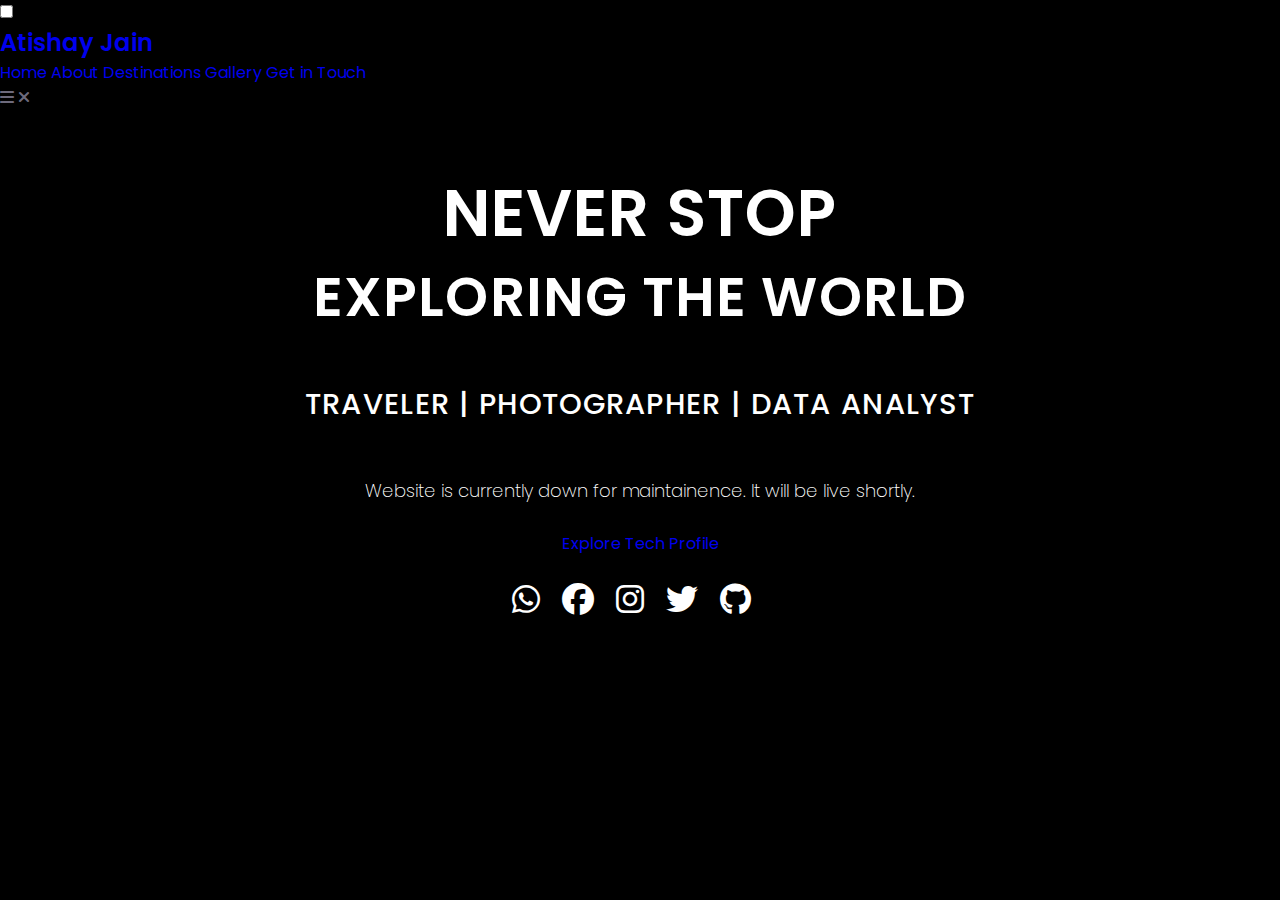
<file: public/index2.html>
<!DOCTYPE html>
<html lang="en" dir="ltr">
<head>
	<meta charset="UTF-8">
	<meta name="viewport" content="width=device-width, initial-scale=1.0">
	<title>Atishay Jain - Traveler &amp; Photographer</title>
	<link rel="icon" type="image/x-icon" href="./Images/Icons/favicon_io/favicon.ico">
	<link rel="stylesheet" href="https://cdnjs.cloudflare.com/ajax/libs/font-awesome/6.2.1/css/all.min.css">
	<link rel="stylesheet", type="text/css", href="CSS/styles.css">
</head>
<body>
	<section>
		<input type="checkbox" id="check"> 
		<header>
			<h2> <a href="#" class="logo">Atishay Jain</a></h2>
			<div class="navigation">
				<a href="#">Home</a>
				<a href="#">About</a>
				<a href="#">Destinations</a>
				<a href="#">Gallery</a>
				<a href="contact.html">Get in Touch</a>
			</div>
			<label for="check">
				<i class="fas fa-bars menu-btn"></i>
				<i class="fas fa-times close-btn"></i>
			</label>
		</header>
		<div class="content">
			<div class="info">
				<h2>Never Stop <br> <span>Exploring the World</span></h2>
			    <h3>Traveler | Photographer | Data Analyst</h3>
				<br>
				<p>Website is currently down for maintainence.  It will be live shortly. </p><br>
			    <a href="#" class="info-btn">Explore</a>
				<a href="techportfolio.html" class="info-btn">Tech Profile</a>
			</div>
		</div>
		<div class="media-icons">
			<a href="https://wa.me/+4917661664090"><i class="fa-brands fa-whatsapp"></i></a>
			<a href="https://www.facebook.com/profile.php?id=100006791504401"><i class="fa-brands fa-facebook"></i></a>
			<a href="https://www.instagram.com/i_m._.aj/"><i class="fa-brands fa-instagram"></i></a>
			<a href=""><i class="fa-brands fa-twitter"></i></a>
			<a href="#"><i class="fa-brands fa-github"></i></a>
			<a></a>
		</div>
	</section>
</body>
</html>
</file>
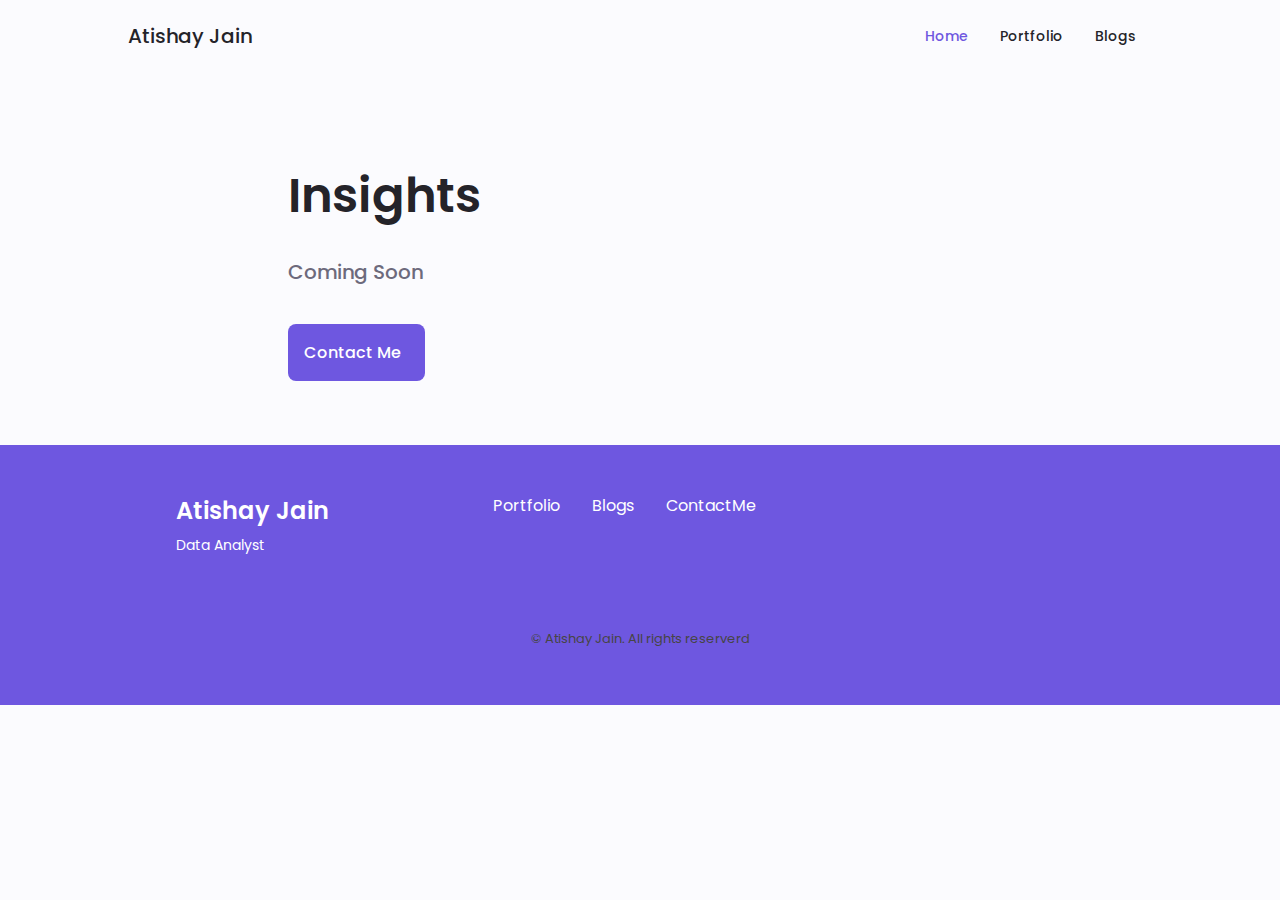
<file: public/tech_insights.html>
<!DOCTYPE html>
    <html lang="en">
    <head>
        <meta charset="UTF-8">
        <meta name="viewport" content="width=device-width, initial-scale=1.0">

        <!--==================== UNICONS ====================-->
        <link rel="stylesheet" href="https://unicons.iconscout.com/release/v4.0.0/css/line.css">
        
        <!--==================== SWIPER CSS ====================-->
        <link rel="stylesheet" href="./CSS/swiper-bundle.min.css">
        
        <!--==================== CSS ====================-->
        <link rel="stylesheet" href="./CSS/tech_insights.css">
        <!-- Swiper JS -->
        <script src="https://cdn.jsdelivr.net/npm/swiper/swiper-bundle.min.js"></script>
        <script defer="true" src="./JS/tech_insights.js"></script>
        <link
      rel="stylesheet" href="https://cdn.jsdelivr.net/npm/swiper/swiper-bundle.min.css"/>
        <title>Technical Portfolio</title>
        <link rel="icon" type="image/x-icon" href="./Images/Icons/favicon_io/favicon.ico">
    </head>
    <body>
        <!--==================== HEADER ====================-->
        <header class="header" id="header">
            <nav class="nav container">
                <a href="./index.html" class="nav_logo">Atishay Jain</a>
                <div class="nav_menu" id="nav-menu">
                    <ul class="nav_list grid">
                        <li class="nav_item">
                            <a href="./techportfolio.html#home" class="nav_link active-link">
                                <i class="uil uil-estate nav_icon"></i>Home
                            </a>
                        </li>
                        <li class="nav_item">
                            <a href="#about" class="nav_link">
                                <i class="uil uil-user nav_icon"></i>Portfolio
                            </a>
                        </li>
                        <li class="nav_item">
                            <a href="#skills" class="nav_link">
                                <i class="uil uil-file-alt nav_icon"></i>Blogs
                            </a>
                        </li>
                    </ul>
                    <i class="uil uil-times nav_close" id="nav-close"></i>
                </div>
                <div class="nav_btns">
                    <!-- Theme Change Button --> 
                    <i class="uil uil-moon change-theme" id="theme-button"></i>
                    <div class="nav_toggle" id="nav-toggle">
                        <i class="uil uil-apps"></i>
                    </div>
                </div>
            </nav>
        </header>

        <!--==================== MAIN ====================-->
        <main class="main">

            <!--==================== HOME ====================-->
            <section class="home section" id="home">
                <div class="home_container container grid">
                    <div class="home_content grid">
                        <div class="home_social">
                            <a href="https://www.linkedin.com/" target="_blank" class="home_social-icon">
                                <i class="uil uil-linkedin-alt"></i>
                            </a>
                            <a href="https://www.github.com/" target="_blank" class="home_social-icon">
                                <i class="uil uil-github-alt"></i>
                            </a>
                            <a href="https://www.dribbble.com/" target="_blank" class="home_social-icon">
                                <i class="uil uil-dribbble"></i>
                            </a>
                        </div>
                        <!-- <div class="home_img">
                            <svg class="home_blob" viewBox="0 0 200 187" xmlns="http://www.w3.org/2000/svg" xmlns:xlink="http://www.w3.org/1999/xlink">
                                <mask id="mask0" mask-type="alpha">
                                    <path d="M190.312 36.4879C206.582 62.1187 201.309 102.826 182.328 134.186C163.346 165.547 
                                    130.807 187.559 100.226 186.353C69.6454 185.297 41.0228 161.023 21.7403 129.362C2.45775 
                                    97.8511 -7.48481 59.1033 6.67581 34.5279C20.9871 10.1032 59.7028 -0.149132 97.9666 
                                    0.00163737C136.23 0.303176 174.193 10.857 190.312 36.4879Z"/>
                                </mask>
                                <g mask="url(#mask0)">
                                    <path d="M190.312 36.4879C206.582 62.1187 201.309 102.826 182.328 134.186C163.346 
                                    165.547 130.807 187.559 100.226 186.353C69.6454 185.297 41.0228 161.023 21.7403 
                                    129.362C2.45775 97.8511 -7.48481 59.1033 6.67581 34.5279C20.9871 10.1032 59.7028 
                                    -0.149132 97.9666 0.00163737C136.23 0.303176 174.193 10.857 190.312 36.4879Z"/>
                                    <image class="home_blob-img" x='12' y='19' xlink:href="Images/img/img_tech/perfil.png"/>
                                </g>
                            </svg>
                        </div> -->
                        <div class="home_data">
                            <h1 class="home_title">Insights</h1><br>
                            <h3 class="home_subtitle">Coming Soon</h3><br>
                            <!-- <p class="home_description">Master's student in Data Science with experience in data analysis and visualization. 
                                Strong analytical skills demonstrated through coursework and internships in data-driven decision making and statistical analysis. Passionate about uncovering insights and trends to drive business growth.
                            </p> -->
                            <a href="./techportfolio.html#contact" class="button button--flex">
                                Contact Me<i class="uil uil-message button_icon"></i>
                            </a>
                        </div>
                    </div>
                    <!-- <div class="home_scroll">
                        <a href="#about" class="home_scroll-button button--flex">
                            <i class="uil uil-mouse-alt home_scroll-mouse"></i>
                            <span class="home_scroll-name">Scroll Down</span>
                            <i class="uil uil-arrow-down home_scroll-arrow"></i>
                        </a>
                    </div> -->
                </div>
            </section>

            <!--==================== ABOUT ====================-->
          



            <!--==================== QUALIFICATION ====================-->
     

            <!--==================== SERVICES ====================-->
            <!--<section class="services section">
                
            </section>-->

            <!--==================== PORTFOLIO ====================-->
            <!-- <section class="portfolio section" id="portfolio">
                <h2 class="section_title">Portfolio</h2>
                <span class="section_subtitle">Most Recent Work</span>
                <div class="portfolio_conatiner container mySwiper swiper-container">
                    <div class="swiper-wrapper"> -->
                        <!-- ==============Portfolio 1================-->
                        <!-- <div class="portfolio_content grid swiper-slide">
                            <img src="Images/img/img_tech/portfolio1.jpg" alt="" class="portfolio_img">
                            <div class="portfolio_data">
                                <h3 class="portfolio_title">Modern Website</h3>
                                <p class="portfolio_description">Lorem ipsum dolor sit amet consectetur adipisicing elit. Tempora odit nisi possimus cumque dicta alias sequi nobis? Architecto eveniet distinctio odio dolorem dolores saepe aspernatur?</p>
                                <a href="#" class="button button--flex button--small portfolio_button">
                                    Demo
                                    <i class="uil uil-arrow-right button_icon"></i>
                                </a>
                            </div>
                        </div> -->
                        <!-- ==============Portfolio 2================-->
                        <!-- <div class="portfolio_content grid swiper-slide">
                            <img src="Images/img/img_tech/portfolio2.jpg" alt="" class="portfolio_img">
                            <div class="portfolio_data">
                                <h3 class="portfolio_title">Brand Design</h3>
                                <p class="portfolio_description">Lorem ipsum dolor sit amet consectetur adipisicing elit. Tempora odit nisi possimus cumque dicta alias sequi nobis? Architecto eveniet distinctio odio dolorem dolores saepe aspernatur?</p>
                                <a href="#" class="button button--flex button--small portfolio_button">
                                    Demo
                                    <i class="uil uil-arrow-right button_icon"></i>
                                </a>
                            </div>
                        </div> -->
                        <!-- ==============Portfolio 3================-->
                        <!-- <div class="portfolio_content grid swiper-slide">
                            <img src="Images/img/img_tech/portfolio3.jpg" alt="" class="portfolio_img">
                            <div class="portfolio_data">
                                <h3 class="portfolio_title">Online Store</h3>
                                <p class="portfolio_description">Lorem ipsum dolor sit amet consectetur adipisicing elit. Tempora odit nisi possimus cumque dicta alias sequi nobis? Architecto eveniet distinctio odio dolorem dolores saepe aspernatur?</p>
                                <a href="#" class="button button--flex button--small portfolio_button">
                                    Demo
                                    <i class="uil uil-arrow-right button_icon"></i>
                                </a>
                            </div>
                        </div>
                    </div> -->
                    <!--========Add Arrows =============== -->
                    <!-- <div class="swiper-button-next"> -->
                        <!-- <i class="uil uil-angle-right-b swiper-portfolio-icon"></i> -->
                    <!-- </div>
                    <div class="swiper-button-prev"> -->
                        <!-- <i class="uil uil-angle-left-b swiper-portfolio-icon"></i> -->
                    <!-- </div>
                    <div class="swiper-pagination"></div>
                </div>

            </section> -->


            <!--==================== PROJECT IN MIND ====================-->
            <!--<section class="project section">

            </section>-->

            <!--==================== TESTIMONIAL ====================-->
            <!--<section class="testimonial section">
                
            </section>-->

            <!--==================== CONTACT ME ====================-->
        </main>

        <!--==================== FOOTER ====================-->
        <footer class="footer">
            <div class="footer_bg">
                <div class="footer_container container grid">
                    <div>
                        <h1 class="footer_title">Atishay Jain</h1>
                        <span class="footer_subtitle">Data Analyst</span>
                    </div>
                    <ul class="footer_links">
                        <li>
                            <a href="#" class="footer_link">Portfolio</a>
                        </li>
                        <li>
                            <a href="#" class="footer_link">Blogs</a>
                        </li> 
                        <li>
                            <a href="./techportfolio.html#contact" class="footer_link">ContactMe</a>
                        </li>
                    </ul>
                    <div class="footer_socials">
                        <a href="https://www.facebook.com/profile.php?id=100006791504401" target="_blank" class="footer_social">
                            <i class="uil uil-facebook-f "></i>
                        </a>
                        <a href="https://www.instagram.com/i_m._.aj" target="_blank" class="footer_social">
                            <i class="uil uil-instagram "></i>
                        </a>
                        <a href="https://www.twitter.com/" target="_blank" class="footer_social">
                            <i class="uil uil-twitter-alt "></i>
                        </a>
                    </div>
                </div>
                <p class="footer_copy">&#169; Atishay Jain. All rights reserverd</p>
            </div>
        </footer>
        
        <!--==================== SCROLL TOP ====================-->
        <a href="#" class="scrollup" id="scroll-up">
            <i class="uil uil-arrow-up scrollup_icon"></i>
        </a>

        <!--==================== SWIPER JS ====================-->
        <script src="./JS/swiper-bundle.min.js"></script>
        <!-- Initialize Swiper -->

        <!--==================== MAIN JS ====================-->
        <!-- <script src="./JS/technical.js"></script> -->
    </body>
</html>
</file>
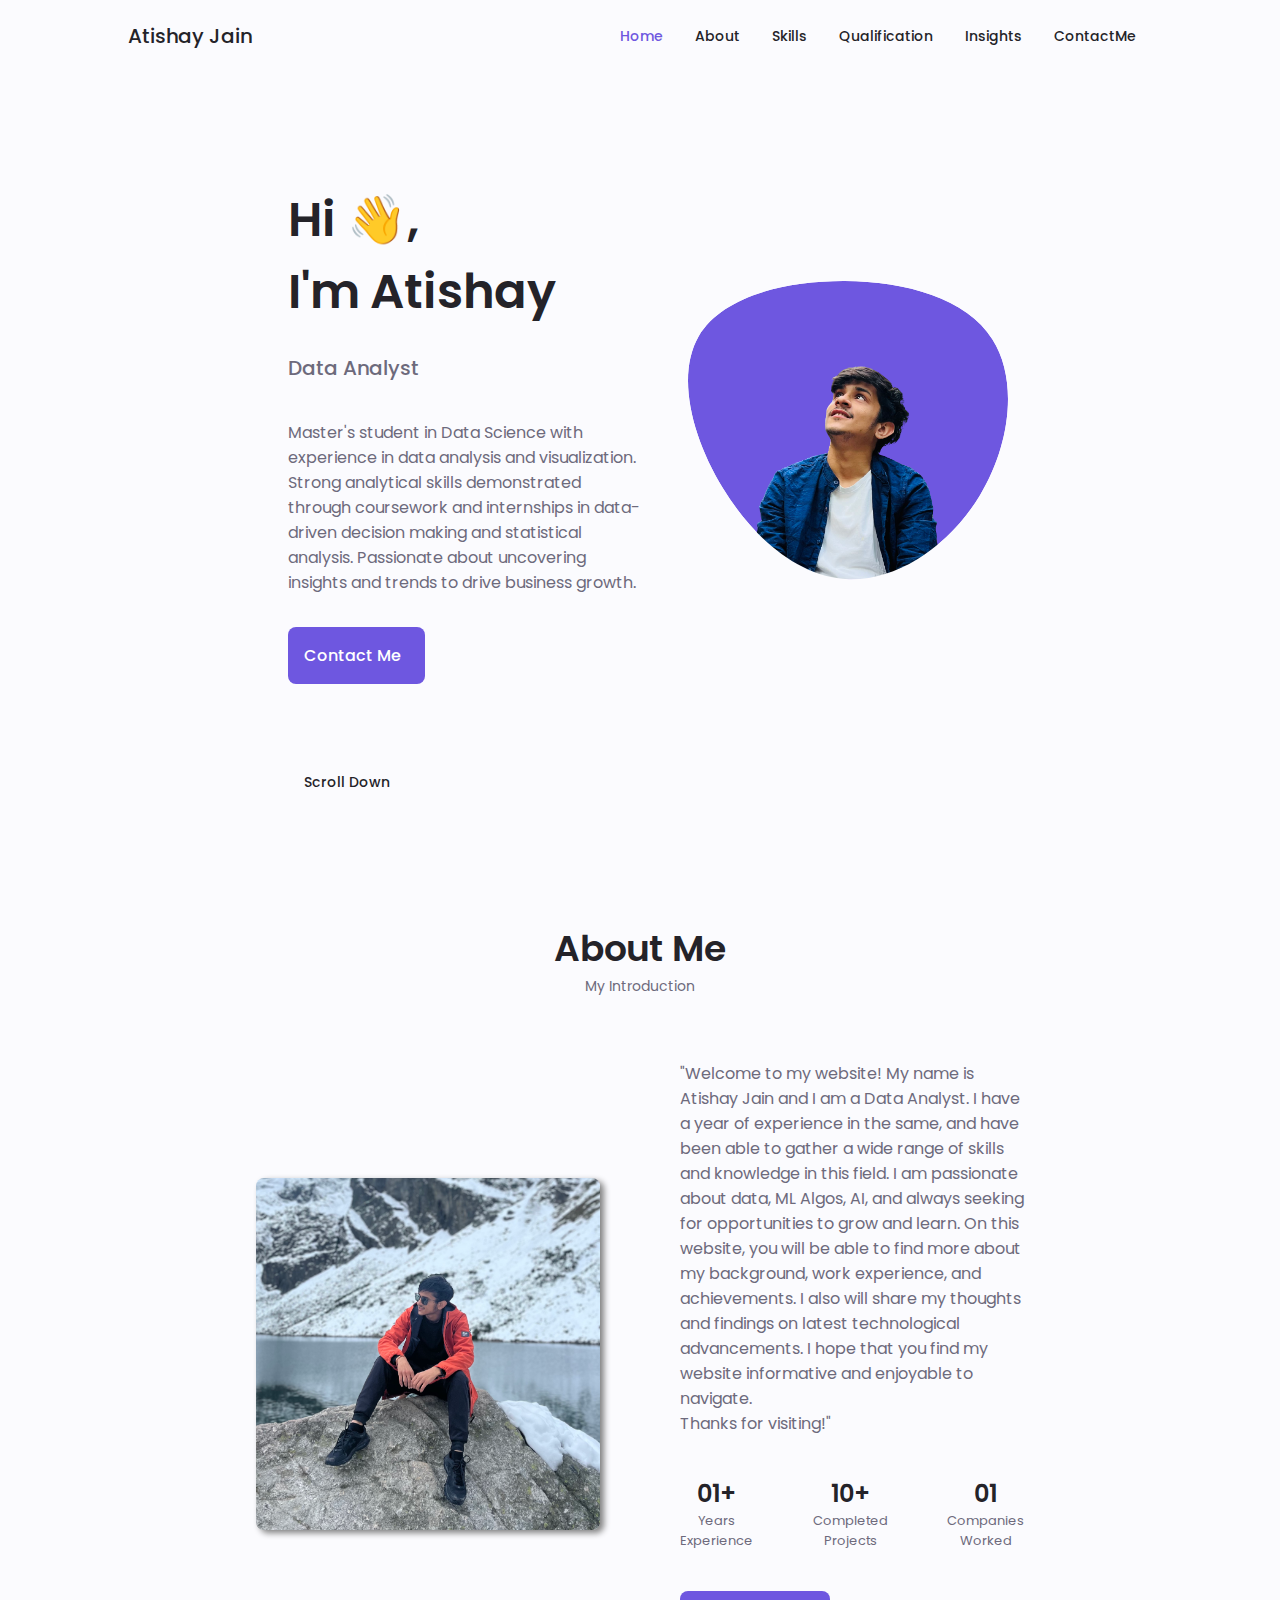
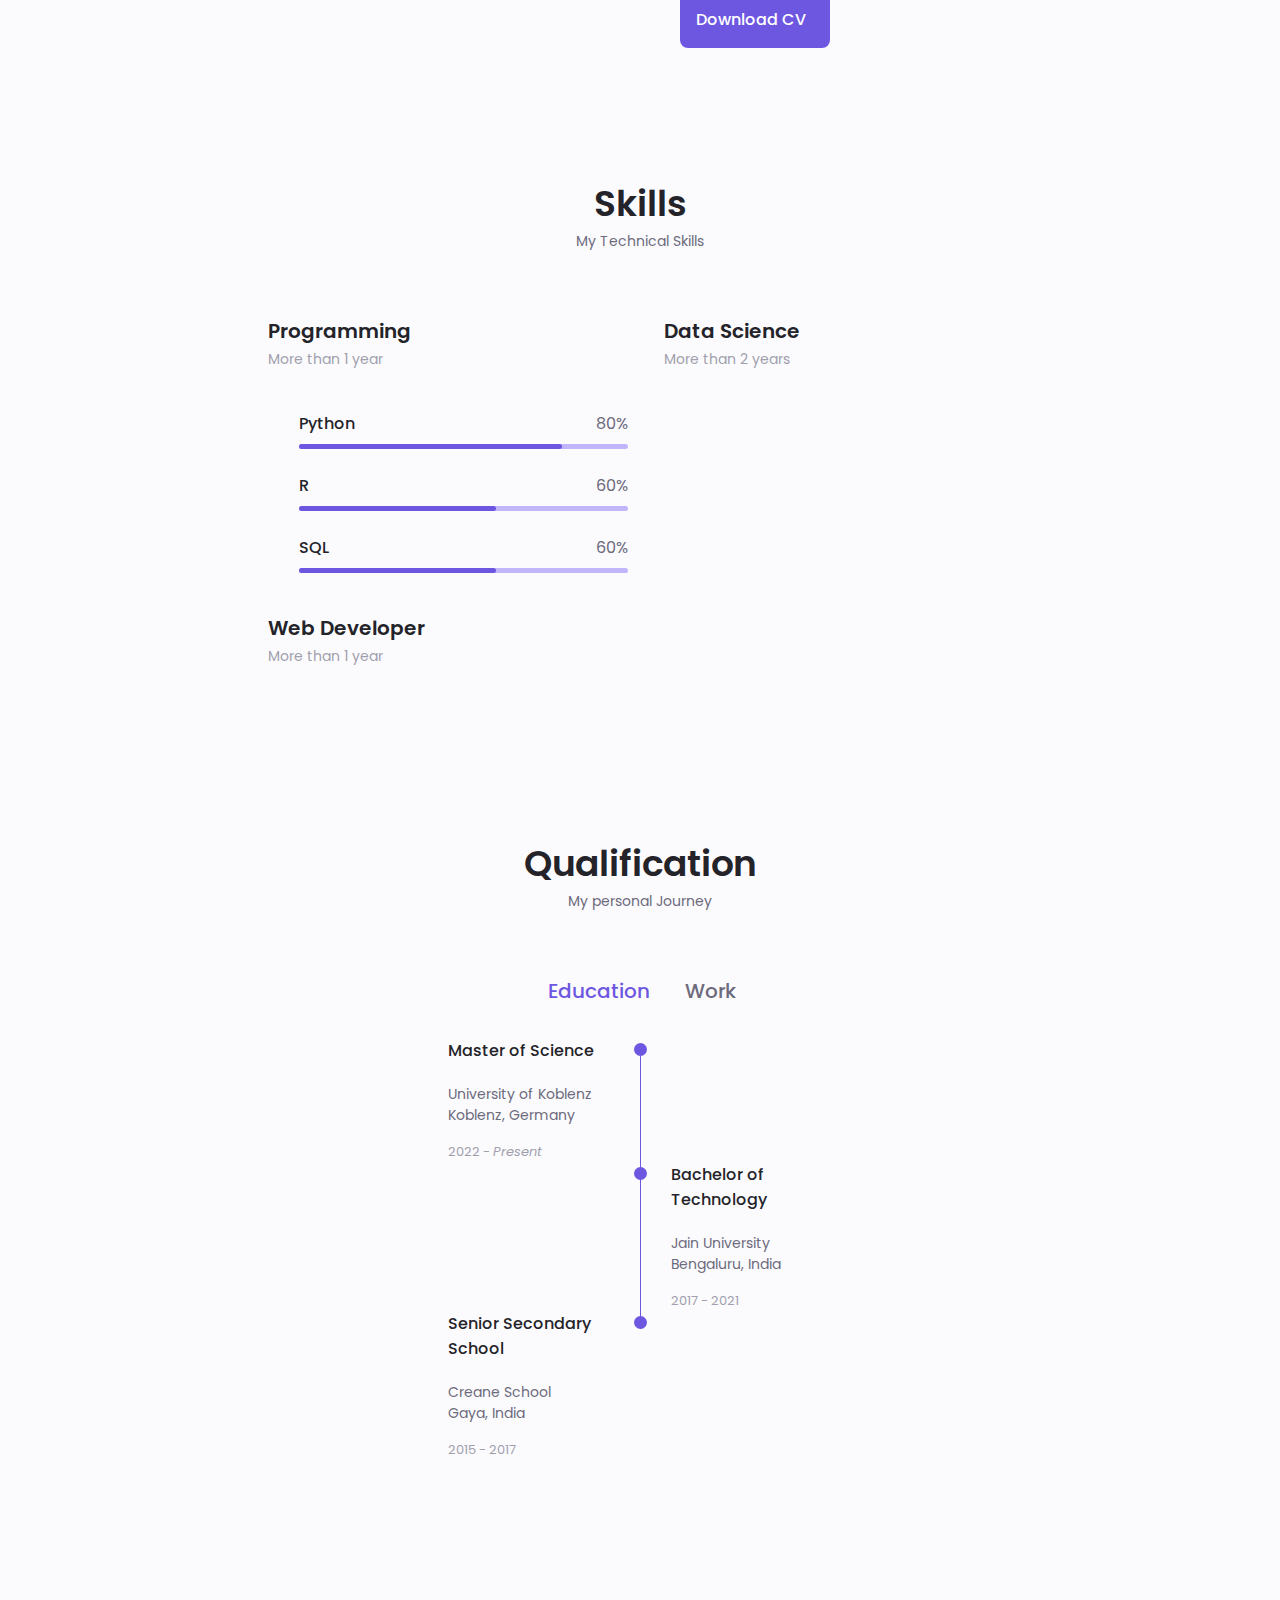
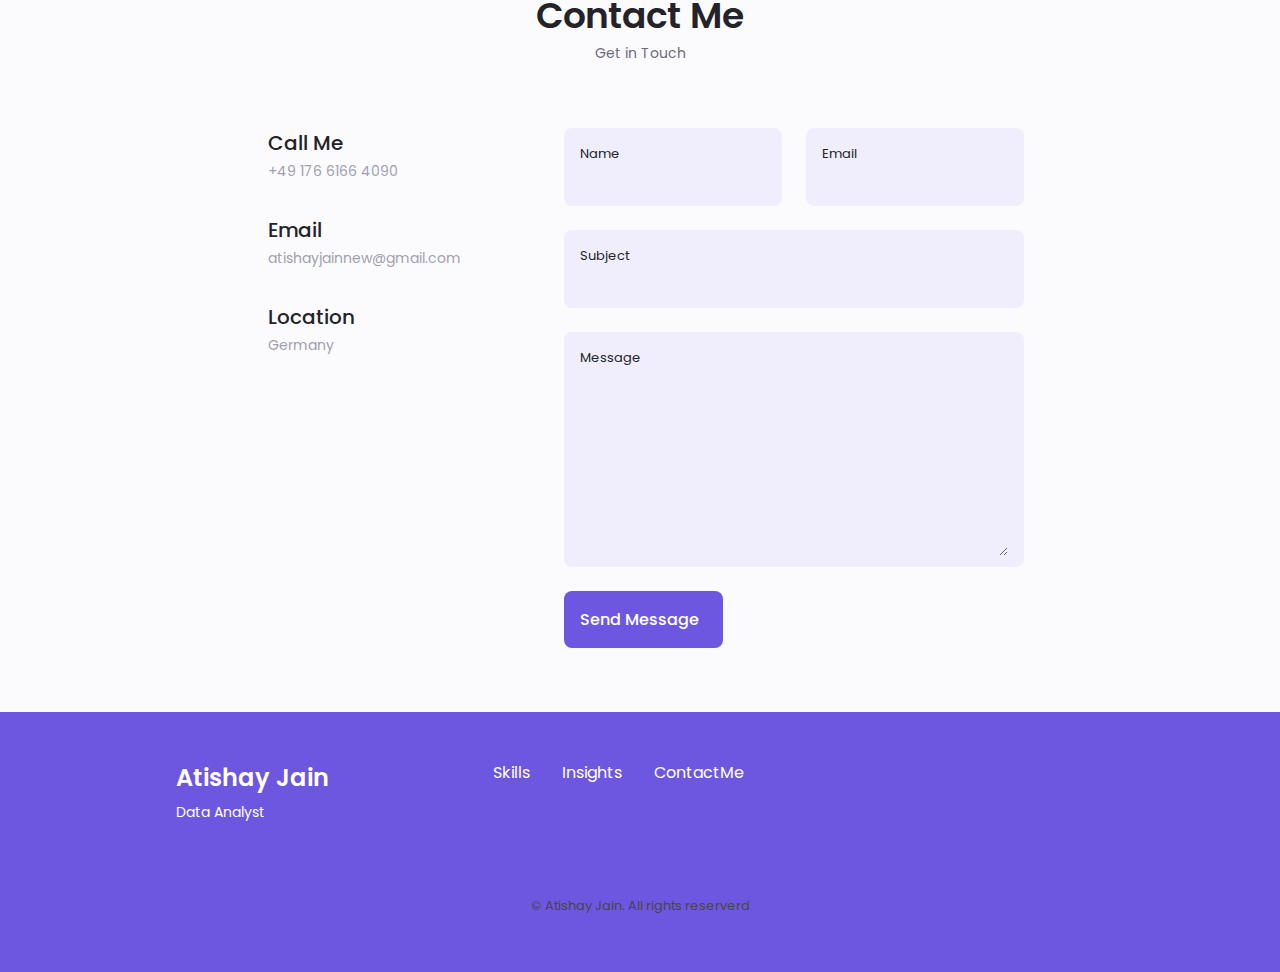
<file: public/techportfolio.html>
<!DOCTYPE html>
    <html lang="en">
    <head>
        <meta charset="UTF-8">
        <meta name="viewport" content="width=device-width, initial-scale=1.0">

        <!--==================== UNICONS ====================-->
        <link rel="stylesheet" href="https://unicons.iconscout.com/release/v4.0.0/css/line.css">
        
        <!--==================== SWIPER CSS ====================-->
        <link rel="stylesheet" href="./CSS/swiper-bundle.min.css">
        
        <!--==================== CSS ====================-->
        <link rel="stylesheet" href="./CSS/technical.css">
        <!-- Swiper JS -->
        <script src="https://cdn.jsdelivr.net/npm/swiper/swiper-bundle.min.js"></script>
        <script defer="true" src="./JS/technical.js"></script>
        <link
      rel="stylesheet" href="https://cdn.jsdelivr.net/npm/swiper/swiper-bundle.min.css"/>
        <title>Technical Portfolio</title>
        <link rel="icon" type="image/x-icon" href="./Images/Icons/favicon_io/favicon.ico">
    </head>
    <body>
        <!--==================== HEADER ====================-->
        <header class="header" id="header">
            <nav class="nav container">
                <a href="./index.html" class="nav_logo">Atishay Jain</a>
                <div class="nav_menu" id="nav-menu">
                    <ul class="nav_list grid">
                        <li class="nav_item">
                            <a href="#home" class="nav_link active-link">
                                <i class="uil uil-estate nav_icon"></i>Home
                            </a>
                        </li>
                        <li class="nav_item">
                            <a href="#about" class="nav_link">
                                <i class="uil uil-user nav_icon"></i>About
                            </a>
                        </li>
                        <li class="nav_item">
                            <a href="#skills" class="nav_link">
                                <i class="uil uil-file-alt nav_icon"></i>Skills
                            </a>
                        </li>
                        <li class="nav_item">
                            <a href="#qualification" class="nav_link">
                                <i class="uil uil-briefcase-alt nav_icon"></i>Qualification
                            </a>
                        </li>
                        <li class="nav_item">
                            <a href="./tech_insights.html" class="nav_link">
                                <i class="uil uil-scenery nav_icon"></i>Insights
                            </a>
                        </li> 
                        <li class="nav_item">
                            <a href="#contact" class="nav_link">
                                <i class="uil uil-message nav_icon"></i>ContactMe
                            </a>
                        </li>
                    </ul>
                    <i class="uil uil-times nav_close" id="nav-close"></i>
                </div>
                <div class="nav_btns">
                    <!-- Theme Change Button --> 
                    <i class="uil uil-moon change-theme" id="theme-button"></i>
                    <div class="nav_toggle" id="nav-toggle">
                        <i class="uil uil-apps"></i>
                    </div>
                </div>
            </nav>
        </header>

        <!--==================== MAIN ====================-->
        <main class="main">
            <!--==================== HOME ====================-->
            <section class="home section" id="home">
                <div class="home_container container grid">
                    <div class="home_content grid">
                        <div class="home_social">
                            <a href="https://www.linkedin.com/" target="_blank" class="home_social-icon">
                                <i class="uil uil-linkedin-alt"></i>
                            </a>
                            <a href="https://www.github.com/" target="_blank" class="home_social-icon">
                                <i class="uil uil-github-alt"></i>
                            </a>
                            <a href="https://www.dribbble.com/" target="_blank" class="home_social-icon">
                                <i class="uil uil-dribbble"></i>
                            </a>
                        </div>
                        <div class="home_img">
                            <svg class="home_blob" viewBox="0 0 200 187" xmlns="http://www.w3.org/2000/svg" xmlns:xlink="http://www.w3.org/1999/xlink">
                                <mask id="mask0" mask-type="alpha">
                                    <path d="M190.312 36.4879C206.582 62.1187 201.309 102.826 182.328 134.186C163.346 165.547 
                                    130.807 187.559 100.226 186.353C69.6454 185.297 41.0228 161.023 21.7403 129.362C2.45775 
                                    97.8511 -7.48481 59.1033 6.67581 34.5279C20.9871 10.1032 59.7028 -0.149132 97.9666 
                                    0.00163737C136.23 0.303176 174.193 10.857 190.312 36.4879Z"/>
                                </mask>
                                <g mask="url(#mask0)">
                                    <path d="M190.312 36.4879C206.582 62.1187 201.309 102.826 182.328 134.186C163.346 
                                    165.547 130.807 187.559 100.226 186.353C69.6454 185.297 41.0228 161.023 21.7403 
                                    129.362C2.45775 97.8511 -7.48481 59.1033 6.67581 34.5279C20.9871 10.1032 59.7028 
                                    -0.149132 97.9666 0.00163737C136.23 0.303176 174.193 10.857 190.312 36.4879Z"/>
                                    <image class="home_blob-img" x='12' y='19' xlink:href="Images/img/img_tech/perfil.png"/>
                                </g>
                            </svg>
                        </div>
                        <div class="home_data">
                            <h1 class="home_title">Hi &#128075;,<br> I'm Atishay</h1><br>
                            <h3 class="home_subtitle">Data Analyst</h3><br>
                            <p class="home_description">Master's student in Data Science with experience in data analysis and visualization. 
                                Strong analytical skills demonstrated through coursework and internships in data-driven decision making and statistical analysis. Passionate about uncovering insights and trends to drive business growth.
                            </p>
                            <a href="#contact" class="button button--flex">
                                Contact Me<i class="uil uil-message button_icon"></i>
                            </a>
                        </div>
                    </div>
                    <div class="home_scroll">
                        <a href="#about" class="home_scroll-button button--flex">
                            <i class="uil uil-mouse-alt home_scroll-mouse"></i>
                            <span class="home_scroll-name">Scroll Down</span>
                            <i class="uil uil-arrow-down home_scroll-arrow"></i>
                        </a>
                    </div>
                </div>
            </section>

            <!--==================== ABOUT ====================-->
            <section class="about section" id="about">
                <h2 class="section_title">About Me</h2>
                <span class="section_subtitle">My Introduction</span>
                <div class="about_container container grid">
                    <img src="Images/img/img_tech/about.jpg" alt="" class="about_img">
                    <div class="about_data">
                        <p class="about_description">"Welcome to my website! My name is Atishay Jain and I am a Data Analyst. 
                            I have a year of experience in the same, and have been able to gather a wide range of skills and knowledge in this field. 
                            I am passionate about data, ML Algos, AI, and always seeking for opportunities to grow and learn. 
                            On this website, you will be able to find more about my background, work experience, and achievements. 
                            I also will share my thoughts and findings on latest technological advancements. 
                            I hope that you find my website informative and enjoyable to navigate. <br>Thanks for visiting!"</p>
                        <div class="about_info">
                            <div>
                                <span class="about_info-title">01+</span>
                                <span class="about_info-name">Years <br> Experience</span>
                            </div>
                            <div>
                                <span class="about_info-title">10+</span>
                                <span class="about_info-name">Completed <br> Projects</span>
                            </div>
                            <div>
                                <span class="about_info-title">01</span>
                                <span class="about_info-name">Companies <br> Worked</span>
                            </div>
                        </div>
                        <div class="about_buttons">
                            <a download="" href="PDF/AtishayResume.pdf" class="button button--flex">
                                Download CV<i class="uil uil-download-alt button_icon"></i>
                            </a>
                        </div>
                    </div>
                </div>
            </section>

            <!--==================== SKILLS ====================-->
            <section class="skills section" id="skills">
                <h2 class="section_title">Skills</h2>
                <span class="section_subtitle">My Technical Skills</span>
                <div class="skills_container container grid">
                    <div>
                        <!--==============Skills 1=============-->
                        <div class="skills_content skills_open">
                            <div class="skills_header">
                                <i class="uil uil-brackets-curly skills_icon"></i>

                                <div>
                                    <h1 class="skills_title">Programming</h1>
                                    <span class="skills_subtitle">More than 1 year</span>
                                </div>
                                <i class="uil uil-angle-down skills_arrow"></i>
                            </div>
                            <div class="skills_list grid">
                                <div class="skills_data">
                                    <div class="skills_titles">
                                        <h3 class="skills_name">Python</h3>
                                        <span class="skills_number">80%</span>
                                    </div>
                                    <div class="skills_bar">
                                        <span class="skills_percentage skills_python"></span>
                                    </div>
                                </div>
                                <div class="skills_data">
                                    <div class="skills_titles">
                                        <h3 class="skills_name">R</h3>
                                        <span class="skills_number">60%</span>
                                    </div>
                                    <div class="skills_bar">
                                        <span class="skills_percentage skills_r"></span>
                                    </div>
                                </div>
                                <div class="skills_data">
                                    <div class="skills_titles">
                                        <h3 class="skills_name">SQL</h3>
                                        <span class="skills_number">60%</span>
                                    </div>
                                    <div class="skills_bar">
                                        <span class="skills_percentage skills_sql"></span>
                                    </div>
                                </div>
                            </div>
                        </div>
                        <!--==============Skills 2=============-->
                        <div class="skills_content skills_close">
                            <div class="skills_header">
                                <i class="uil uil-server-network skills_icon"></i>

                                <div>
                                    <h1 class="skills_title">Web Developer</h1>
                                    <span class="skills_subtitle">More than 1 year</span>
                                </div>
                                <i class="uil uil-angle-down skills_arrow"></i>
                            </div>
                            <div class="skills_list grid">
                                <div class="skills_data">
                                    <div class="skills_titles">
                                        <h3 class="skills_name">HTML</h3>
                                        <span class="skills_number">90%</span>
                                    </div>
                                    <div class="skills_bar">
                                        <span class="skills_percentage skills_html"></span>
                                    </div>
                                </div>
                                <div class="skills_data">
                                    <div class="skills_titles">
                                        <h3 class="skills_name">CSS</h3>
                                        <span class="skills_number">70%</span>
                                    </div>
                                    <div class="skills_bar">
                                        <span class="skills_percentage skills_css"></span>
                                    </div>
                                </div>
                                <div class="skills_data">
                                    <div class="skills_titles">
                                        <h3 class="skills_name">JS</h3>
                                        <span class="skills_number">30%</span>
                                    </div>
                                    <div class="skills_bar">
                                        <span class="skills_percentage skills_js"></span>
                                    </div>
                                </div>
                                <div class="skills_data">
                                    <div class="skills_titles">
                                        <h3 class="skills_name">React</h3>
                                        <span class="skills_number">10%</span>
                                    </div>
                                    <div class="skills_bar">
                                        <span class="skills_percentage skills_react"></span>
                                    </div>
                                </div>
                            </div>
                        </div>
                    </div>
                    <div>
                        <!--==============Skills 3=============-->
                        <div class="skills_content skills_close">
                            <div class="skills_header">
                                <i class="uil uil-swatchbook skills_icon"></i>

                                <div>
                                    <h1 class="skills_title">Data Science</h1>
                                    <span class="skills_subtitle">More than 2 years</span>
                                </div>
                                <i class="uil uil-angle-down skills_arrow"></i>
                            </div>
                            <div class="skills_list grid">
                                <div class="skills_data">
                                    <div class="skills_titles">
                                        <h3 class="skills_name">Machine Learning</h3>
                                        <span class="skills_number">60%</span>
                                    </div>
                                    <div class="skills_bar">
                                        <span class="skills_percentage skills_ml"></span>
                                    </div>
                                </div>
                                <div class="skills_data">
                                    <div class="skills_titles">
                                        <h3 class="skills_name">statistical Analysis</h3>
                                        <span class="skills_number">60%</span>
                                    </div>
                                    <div class="skills_bar">
                                        <span class="skills_percentage skills_stats"></span>
                                    </div>
                                </div>
                                <div class="skills_data">
                                    <div class="skills_titles">
                                        <h3 class="skills_name">Data Wrangling and visualization</h3>
                                        <span class="skills_number">90%</span>
                                    </div>
                                    <div class="skills_bar">
                                        <span class="skills_percentage skills_vis"></span>
                                    </div>
                                </div>
                                <div class="skills_data">
                                    <div class="skills_titles">
                                        <h3 class="skills_name">Deep Learning</h3>
                                        <span class="skills_number">50%</span>
                                    </div>
                                    <div class="skills_bar">
                                        <span class="skills_percentage skills_dl"></span>
                                    </div>
                                </div>
                            </div>
                        </div>
                    </div>
                </div>
            </section>

            <!--==================== QUALIFICATION ====================-->
            <section class="qualification section" id="qualification">
                <h2 class="section_title">Qualification</h2>
                <span class="section_subtitle">My personal Journey</span>
                <div class="qualification_container container">
                    <div class="qualification_tabs">
                        <div class="qualification_button button--flex qualification_active" data-target="#education">
                            <i class="uil uil-graduation-cap qualification_icon"></i>
                            Education
                        </div>
                        <div class="qualification_button button--flex" data-target="#work">
                            <i class="uil uil-briefcase-alt qualification_icon"></i>
                            Work 
                        </div>
                    </div>
                    <div class="qualification_sections">
                        <!--=============Qualification content 1=================-->
                        <div class="qualification_content" data-content id="work">
                            <!-- =============Qualification 1===================-->
                            <div class="qualification_data">
                                <div>
                                    <h3 class="qualification_title">Software Engineer / Data Analyst</h3>
                                    <span class="qualification_subtitle">
                                        <br>Capgemini<br>Mumbai, India
                                    </span>
                                    <div class="qualification_calendar">
                                        <i class="uil uil-calendar-alt"></i>
                                        2021 - 2022
                                    </div>
                                </div>
                                <div>
                                    <span class="qualification_rounder"></span>
                                    <span class="qualification_line"></span>
                                </div>
                            </div>
                            <!-- =============Qualification 2===================-->
                            <div class="qualification_data">
                                <div></div>
                                <div>
                                    <span class="qualification_rounder"></span>
                                    <!-- <span class="qualification_line"></span> -->
                                </div>
                                <div>
                                    <h3 class="qualification_title">.net Intern</h3>
                                    <span class="qualification_subtitle">
                                        <br>Capgemini<br>Bangalore, India
                                    </span>
                                    <div class="qualification_calendar">
                                        <i class="uil uil-calendar-alt"></i>
                                        2021
                                    </div>
                                </div>
                            </div>
                            <!-- =============Qualification 3===================-->

                            <!-- =============Qualification 4===================-->
                        </div>
                        <!--=============Qualification content 2=================-->
                        <div class="qualification_content qualification_active" data-content id="education">
                            <!-- =============Qualification 1===================-->
                            <div class="qualification_data">
                                <div>
                                    <h3 class="qualification_title">Master of Science</h3>
                                    <span class="qualification_subtitle">
                                        <br>University of Koblenz<br>Koblenz, Germany
                                    </span>
                                    <div class="qualification_calendar">
                                        <i class="uil uil-calendar-alt"></i>
                                        2022 - <i>Present</i>
                                    </div>
                                </div>
                                <div>
                                    <span class="qualification_rounder"></span>
                                    <span class="qualification_line"></span>
                                </div>
                            </div>
                            <!-- =============Qualification 2===================-->
                            <div class="qualification_data">
                                <div></div>
                                <div>
                                    <span class="qualification_rounder"></span>
                                    <span class="qualification_line"></span>
                                </div>
                                <div>
                                    <h3 class="qualification_title">Bachelor of Technology</h3>
                                    <span class="qualification_subtitle">
                                        <br>Jain University<br>Bengaluru, India
                                    </span>
                                    <div class="qualification_calendar">
                                        <i class="uil uil-calendar-alt"></i>
                                        2017 - 2021
                                    </div>
                                </div>
                            </div>
                            <!-- =============Qualification 3===================-->
                            <div class="qualification_data">
                                <div>
                                    <h3 class="qualification_title">Senior Secondary School</h3>
                                    <span class="qualification_subtitle">
                                        <br>Creane School<br>Gaya, India
                                    </span>
                                    <div class="qualification_calendar">
                                        <i class="uil uil-calendar-alt"></i>
                                        2015 - 2017
                                    </div>
                                </div>
                                <div>
                                    <span class="qualification_rounder"></span>
                                    <!-- <span class="qualification_line"></span> -->
                                </div>
                            </div>
                            <!-- =============Qualification 4===================-->
                        </div>
                    </div>
                </div>                
            </section>

            <!--==================== SERVICES ====================-->
            <!--<section class="services section">
                
            </section>-->

            <!--==================== PORTFOLIO ====================-->
            <!-- <section class="portfolio section" id="portfolio">
                <h2 class="section_title">Portfolio</h2>
                <span class="section_subtitle">Most Recent Work</span>
                <div class="portfolio_conatiner container mySwiper swiper-container">
                    <div class="swiper-wrapper"> -->
                        <!-- ==============Portfolio 1================-->
                        <!-- <div class="portfolio_content grid swiper-slide">
                            <img src="Images/img/img_tech/portfolio1.jpg" alt="" class="portfolio_img">
                            <div class="portfolio_data">
                                <h3 class="portfolio_title">Modern Website</h3>
                                <p class="portfolio_description">Lorem ipsum dolor sit amet consectetur adipisicing elit. Tempora odit nisi possimus cumque dicta alias sequi nobis? Architecto eveniet distinctio odio dolorem dolores saepe aspernatur?</p>
                                <a href="#" class="button button--flex button--small portfolio_button">
                                    Demo
                                    <i class="uil uil-arrow-right button_icon"></i>
                                </a>
                            </div>
                        </div> -->
                        <!-- ==============Portfolio 2================-->
                        <!-- <div class="portfolio_content grid swiper-slide">
                            <img src="Images/img/img_tech/portfolio2.jpg" alt="" class="portfolio_img">
                            <div class="portfolio_data">
                                <h3 class="portfolio_title">Brand Design</h3>
                                <p class="portfolio_description">Lorem ipsum dolor sit amet consectetur adipisicing elit. Tempora odit nisi possimus cumque dicta alias sequi nobis? Architecto eveniet distinctio odio dolorem dolores saepe aspernatur?</p>
                                <a href="#" class="button button--flex button--small portfolio_button">
                                    Demo
                                    <i class="uil uil-arrow-right button_icon"></i>
                                </a>
                            </div>
                        </div> -->
                        <!-- ==============Portfolio 3================-->
                        <!-- <div class="portfolio_content grid swiper-slide">
                            <img src="Images/img/img_tech/portfolio3.jpg" alt="" class="portfolio_img">
                            <div class="portfolio_data">
                                <h3 class="portfolio_title">Online Store</h3>
                                <p class="portfolio_description">Lorem ipsum dolor sit amet consectetur adipisicing elit. Tempora odit nisi possimus cumque dicta alias sequi nobis? Architecto eveniet distinctio odio dolorem dolores saepe aspernatur?</p>
                                <a href="#" class="button button--flex button--small portfolio_button">
                                    Demo
                                    <i class="uil uil-arrow-right button_icon"></i>
                                </a>
                            </div>
                        </div>
                    </div> -->
                    <!--========Add Arrows =============== -->
                    <!-- <div class="swiper-button-next"> -->
                        <!-- <i class="uil uil-angle-right-b swiper-portfolio-icon"></i> -->
                    <!-- </div>
                    <div class="swiper-button-prev"> -->
                        <!-- <i class="uil uil-angle-left-b swiper-portfolio-icon"></i> -->
                    <!-- </div>
                    <div class="swiper-pagination"></div>
                </div>

            </section> -->


            <!--==================== PROJECT IN MIND ====================-->
            <!--<section class="project section">

            </section>-->

            <!--==================== TESTIMONIAL ====================-->
            <!--<section class="testimonial section">
                
            </section>-->

            <!--==================== CONTACT ME ====================-->
            <section class="contact section" id="contact">
                <h2 class="section_title">Contact Me</h2>
                <span class="section_subtitle">Get in Touch</span>
                <div class="contact_container container grid">
                    <div>
                        <div class="contact_info">
                            <i class="uil uil-phone contact_icon"></i>
                            <div>
                                <h3 class="contact_title">Call Me</h3>
                                <span class="contact_subtitle">+49 176 6166 4090</span>
                            </div>
                        </div>
                        <div class="contact_info">
                            <i class="uil uil-envelope contact_icon"></i>
                            <div>
                                <h3 class="contact_title">Email</h3>
                                <span class="contact_subtitle">atishayjainnew@gmail.com</span>
                            </div>
                        </div>
                        <div class="contact_info">
                            <i class="uil uil-map-marker contact_icon"></i>
                            <div>
                                <h3 class="contact_title">Location</h3>
                                <span class="contact_subtitle">Germany</span>
                            </div>
                        </div>
                    </div>
                    <form action="" class="contact_form grid">
                        <div class="contact_inputs grid">
                            <div class="contact_content">
                                <label for="" class="contact_label">Name</label>
                                <input type="text" class="contact_input">
                            </div>
                            <div class="contact_content">
                                <label for="" class="contact_label">Email</label>
                                <input type="email" class="contact_input">
                            </div>
                        </div>
                        <div class="contact_content">
                            <label for="" class="contact_label">Subject</label>
                            <input type="text" class="contact_input">
                        </div>
                        <div class="contact_content">
                            <label for="" class="contact_label">Message</label>
                            <textarea name="" id="" cols="0" rows="7" class="contact_input"></textarea>
                        </div>
                        <div>
                            <a href="#" class="button button--flex">
                                Send Message
                                <i class="uil uil-message button_icon"></i>
                            </a>
                        </div>
                    </form>
                </div>
            </section>
        </main>

        <!--==================== FOOTER ====================-->
        <footer class="footer">
            <div class="footer_bg">
                <div class="footer_container container grid">
                    <div>
                        <h1 class="footer_title">Atishay Jain</h1>
                        <span class="footer_subtitle">Data Analyst</span>
                    </div>
                    <ul class="footer_links">
                        <li>
                            <a href="#skills" class="footer_link">Skills</a>
                        </li>
                        <li>
                            <a href="./tech_insights.html" class="footer_link">Insights</a>
                        </li> 
                        <li>
                            <a href="#contact" class="footer_link">ContactMe</a>
                        </li>
                    </ul>
                    <div class="footer_socials">
                        <a href="https://www.facebook.com/profile.php?id=100006791504401" target="_blank" class="footer_social">
                            <i class="uil uil-facebook-f "></i>
                        </a>
                        <a href="https://www.instagram.com/i_m._.aj" target="_blank" class="footer_social">
                            <i class="uil uil-instagram "></i>
                        </a>
                        <a href="https://www.twitter.com/" target="_blank" class="footer_social">
                            <i class="uil uil-twitter-alt "></i>
                        </a>
                    </div>
                </div>
                <p class="footer_copy">&#169; Atishay Jain. All rights reserverd</p>
            </div>
        </footer>
        
        <!--==================== SCROLL TOP ====================-->
        <a href="#" class="scrollup" id="scroll-up">
            <i class="uil uil-arrow-up scrollup_icon"></i>
        </a>

        <!--==================== SWIPER JS ====================-->
        <script src="./JS/swiper-bundle.min.js"></script>
        <!-- Initialize Swiper -->

        <!--==================== MAIN JS ====================-->
        <!-- <script src="./JS/technical.js"></script> -->
    </body>
</html>
</file>
<file: public/CSS/styles.css>
/*==================== GOOGLE FONTS ====================*/
@import url("https://fonts.googleapis.com/css2?family=Poppins:wght@400;500;600&display=swap");

/*==================== VARIABLES CSS ====================*/
:root {
    --header-height: 3rem;

    /*========== Colors ==========*/
    /* Change favorite color */
    --hue-color: 250; /*Purple 250 - Green 142 - Blue 230 - Pink 340*/

    /* HSL color mode */
    --first-color: hsl(var(--hue-color), 69%, 61%);
    --first-color-second: hsl(var(--hue-color), 69%, 61%);
    --first-color-alt: hsl(var(--hue-color), 57%, 53%);
    --first-color-lighter: hsl(var(--hue-color), 92%, 85%);
    --title-color: hsl(var(--hue-color), 8%, 15%);
    --text-color: hsl(var(--hue-color), 8%, 45%);
    --text-color-light: hsl(var(--hue-color), 8%, 65%);
    --input-color: hsl(var(--hue-color), 70%, 96%);
    --body-color: hsl(var(--hue-color), 60%, 99%);
    --container-color: #fff;
    --scroll-bar-color: hsl(var(--hue-color), 12%, 90%);
    --scroll-thumb-color: hsl(var(--hue-color), 12%, 80%);

    /*========== Font and typography ==========*/
    --body-font: 'Poppins', sans-serif;

    /* .5rem = 8px, 1rem = 16px, 1.5rem = 24px ... */
    --big-font-size: 2rem;
    --h1-font-size: 1.5rem;
    --h2-font-size: 1.25rem;
    --h3-font-size: 1.125rem;
    --normal-font-size: .938rem;
    --small-font-size: .813rem;
    --smaller-font-size: .75rem;

    /*========== Font weight ==========*/
    --font-medium: 500;
    --font-semi-bold: 600;

    /*========== Margenes Bottom ==========*/
    /* .25rem = 4px, .5rem = 8px, .75rem = 12px ... */
    --mb-0-25: .25rem;
    --mb-0-5: .5rem;
    --mb-0-75: .75rem;
    --mb-1: 1rem;
    --mb-1-5: 1.5rem;
    --mb-2: 2rem;
    --mb-2-5: 2.5rem;
    --mb-3: 3rem;

    /*========== z index ==========*/
    --z-tooltip: 10;
    --z-fixed: 100;
    --z-modal: 1000;
}

/* Font size for large devices */
@media screen and (min-width: 968px) {
    :root {
        --big-font-size: 3rem;
        --h1-font-size: 2.25rem;
        --h2-font-size: 1.5rem;
        --h3-font-size: 1.25rem;
        --normal-font-size: 1rem;
        --small-font-size: .875rem;
        --smaller-font-size: .813rem;
    }
}

/*========== Variables Dark theme ==========*/
body.dark-theme{
    --first-color-second: hsl(var(--hue-color), 30%, 8%);
    --title-color: hsl(var(--hue-color), 8%, 95%);
    --text-color: hsl(var(--hue-color), 8%, 75%);
    --input-color: hsl(var(--hue-color), 29%, 16%);
    --body-color: hsl(var(--hue-color), 28%, 12%);
    --container-color: hsl(var(--hue-color), 29%, 16%);
    --scroll-bar-color: hsl(var(--hue-color), 12%, 48%);
    --scroll-thumb-color: hsl(var(--hue-color), 12%, 36%);
}

/*========== Button Dark/Light ==========*/
.nav_btns{
    display: flex;
    align-items: center;
}

.change-theme{
    font-size: 1.25rem;
    color: var(--title-color);
    margin-right: var(--mb-1);
    cursor: pointer;
}

.change-theme:hover{
    color: var(--first-color);
}

.swiper {
    min-height: 17rem !important;
}

/*==================== BASE ====================*/
* {
  box-sizing: border-box;
  padding: 0;
  margin: 0;
}

html {
  scroll-behavior: smooth;
}

body {
  margin: 0 0 var(--header-height) 0;
  font-family: var(--body-font);
  font-size: var(--normal-font-size);
  background-color: black;
  color: var(--text-color);
}

h1, h2, h3, h4 {
  color: var(--title-color);
  font-weight: var(--font-semi-bold);
}

ul {
  list-style: none;
}

a {
  text-decoration: none;
}

img {
  max-width: 100%;
  height: auto;
}
 /* ============NAV============== */
 .nav{
  /* max-width: 1024px; */
  height: var(--header-height);
  display: flex;
  justify-content: space-between;
  align-items: center;
}

.nav_logo, 
.nav_toggle{
  color: white;
  font-weight: var(--font-medium);
  padding: 10px 30px 0px 30px;
}

.nav_logo:hover{
  color: var(--first-color);
}

.nav_toggle{
  font-size: 1.1rem;
  cursor: pointer;
}

.nav_toggle:hover{
  color: var(--first-color);
}

@media  screen and (max-width: 767px){
  .nav_menu{
      position: fixed;
      bottom: -100%;
      left: 0;
      width: 100%;
      padding: 2rem 1.5rem 4rem;
      box-shadow: 0 -1px 4px rgba(0, 0, 0, .15);
      border-radius: 1.5rem 1.5rem 0 0;
      transition: .3s;
      background-color: var(--body-color);
  }
}

.nav_list{
  display: grid;
  grid-template-columns: repeat(2, 1fr);
  gap: 2rem;
}

.nav_link{
  display: flex;
  flex-direction: column;
  align-items: center;
  font-size: var(--small-font-size);
  color:var(--title-color);
  font-weight: var(--font-medium);
}

.nav_link:hover{
  color: var(--first-color);
}

.nav_icon{
  font-size: 1.3rem;
}

.nav_close{
  position: absolute;
  right: 1.3rem;
  bottom: .5rem;
  font-size: 1.5rem;
  cursor: pointer;
  color: var(--first-color);
}

.nav_close:hover{
  color: var(--first-color-alt);
}


/* show menu */
.show-menu{
  bottom: 0;
}

/* Active link */
.active-link{
  color: var(--first-color);
}

/* Change background header */
.scroll-header{
  box-shadow: 0 -1px 4px rgba(0, 0, 0, .15);
}
/* ============================= */

.header {
  width: 100%;
  position: relative;
  bottom: 0;
  left: 0;
  z-index: 100;
  opacity: 1;
}


.content{
  /* max-width: 650px; */
  margin: auto;
  opacity: 1;
  z-index: 100;
  position: relative;
  text-align: center;
  display: grid;
  width: 80%;
  padding: 4rem 1rem 0 1rem;
}

.content .info h2{
  color: #fff;
  font-size: 60px;
  text-transform: uppercase;
  font-weight: 800;
  letter-spacing: 2px;
  line-height: 60px;
  margin-bottom: 50px;
}

.content .info h3{
  color: #fff;
  font-size: 25px;
  text-transform: uppercase;
  font-weight: 600;
  margin-bottom: 30px;
  letter-spacing: 1.3px;
  /* text-align: center; */
}

.content .info h2 span{
  color: #fff;
  font-size: 55px;
  font-weight: 600;
}

.content .info p{
  font-size: 16px;
  font-weight: 500;
  margin: auto;
  color: #fff;
  text-align: center;
  line-height: 30px;
}

ul li::marker{
  display: none;
}
/* BG SLIDESHOW CSS */
.slideshow,
.slideshow::after {
  position: fixed;
  width: 100%;
  height: 100%;
  top: 0px;
  left: 0px;
  z-index: 0px;
}
/* .slideshow::after {
  /* content: ''; */
  /* background: linear-gradient(-70deg, rgba(0,0,0,0), rgba(0,0,0,1)); 
} */
.img-bg-slide {
  width: 100%;
  height: 100%;
  position: fixed;
  top: 0px;
  left: 0px;
  color: transparent; /* hides span's text */
  background-size: cover; /* covers whole viewport */
  background-position: 100% 100%;
  background-repeat: none;
  opacity: 0;
  z-index: 0;
  animation: backgroundSlideshow 60s linear infinite 0s;
}
.slideshow li:nth-child(1) .img-bg-slide {
   background-image: url('../Images/img/landing_pg/1.jpg');
}
.slideshow li:nth-child(2) .img-bg-slide { 
    background-image: url('../Images/img/landing_pg/5.jpg');
    animation-delay: 15s; 
}
.slideshow li:nth-child(3) .img-bg-slide { 
    background-image: url('../Images/img/landing_pg/3.jpg');
    animation-delay: 30s; 
}
.slideshow li:nth-child(4) .img-bg-slide { 
    background-image: url('../Images/img/landing_pg/4.jpg');
    animation-delay: 45s; 
}
@keyframes backgroundSlideshow {
  0% { opacity: 0;}
  12.5% { opacity: 1;}
  25% { opacity: 1;}
  37.5% { opacity: 0;}
  100% { opacity: 0;} 
}
/* End of BG SLIDESHOW */

.media-icons{
 position: relative;
 padding: 30px;
 text-align: center;
}

.media-icons a{
  position: relative;
  color: #fff;
  font-size: 40px;
  transition: 0.2s;
  transition-property: transform;
}

.media-icons a:not(:last-child){
  margin-right: 30px;
}

.media-icons a:hover{
  transform: scale(1.3);
}

/*==================== MEDIA QUERIES ====================*/
/* For small devices */
@media screen and (max-width: 412px){

  .nav_menu{
      padding: 2rem .25rem 4rem;
  }

  .nav_list{
      column-gap: 0;
  }
  
  .content .info h2{
    font-size: 30px;
    text-transform: uppercase;
    font-weight: 600;
    letter-spacing: 1.1px;
    line-height: 40px;
  }

  .content .info h2 span{
    font-size: 25px;
    font-weight: 600;
  }
  
  .content .info h3{
    font-size: 15px;
    text-transform: uppercase;
    font-weight: 600;
    line-height: 30px;
  }
 
  
  .content .info p{
    font-size: 12px;
    font-weight: 250;
  }

  .media-icons{
    bottom: 0;
    align-items: center;
    justify-content: center;
    padding: 20px;
   }
   
   .media-icons a{
     font-size: 20px;
   }
   
   .media-icons a:not(:last-child){
     margin-right: 15px;
   }
}

@media screen and (min-width: 412px){

  .content .info h2{
    font-size: 40px;
    text-transform: uppercase;
    font-weight: 600;
    letter-spacing: 1.1px;
    line-height: 40px;
  }

  .content .info h2 span{
    font-size: 32px;
    font-weight: 600;
  }
  
  .content .info h3{
    font-size: 23px;
    text-transform: uppercase;
    font-weight: 500;
    line-height: 34px;
  }
 
  
  .content .info p{
    font-size: 14px;
    font-weight: 250;
  }

  .media-icons{
    bottom: 0;
    align-items: center;
    justify-content: center;
    padding: 20px;
   }
   
   .media-icons a{
     font-size: 22px;
   }
   
   .media-icons a:not(:last-child){
     margin-right: 18px;
   }
}

@media screen and (min-width: 620px){

  .content .info h2{
    font-size: 45px;
    text-transform: uppercase;
    font-weight: 600;
    letter-spacing: 1.1px;
    line-height: 45px;
  }

  .content .info h2 span{
    font-size: 35px;
    font-weight: 600;
  }
  
  .content .info h3{
    font-size: 23px;
    text-transform: uppercase;
    font-weight: 500;
    line-height: 34px;
  }
 
  
  .content .info p{
    font-size: 15px;
    font-weight: 250;
  }

  .media-icons{
    bottom: 0;
    align-items: center;
    justify-content: center;
    padding: 20px;
   }
   
   .media-icons a{
     font-size: 26px;
   }
   
   .media-icons a:not(:last-child){
     margin-right: 18px;
   }
}

@media screen and (min-width: 768px){

  body{
      margin: 0;
  }

  .header{
      top: 0;
      bottom: initial;
  }

  .header{
      padding: 0 1rem;
  }

  .nav{
      height: calc(var(--header-height) + 1.5rem);
      column-gap: 1rem;
  }
  .nav_logo,
  .nav_menu{
      font-size: var(--h3-font-size);
      
  }
  .nav_icon,
  .nav_close,
  .nav_toggle{
      display: none;
  }

  .nav_list{
      display: flex;
      column-gap: 2rem;
  }

  .nav_menu{
      margin-left: auto;
      padding: 10px 30px 0px 30px;
  }

  .nav_link{
    color: white;
  }

  .content .info h2{
    font-size: 55px;
    text-transform: uppercase;
    font-weight: 600;
    letter-spacing: 1.1px;
    line-height: 80px;
  }

  .content .info h2 span{
    font-size: 50px;
    font-weight: 600;
  }
  
  .content .info h3{
    font-size: 25px;
    text-transform: uppercase;
    font-weight: 500;
    line-height: 34px;
  }
 
  
  .content .info p{
    font-size: 16px;
    font-weight: 250;
  }

  .media-icons{
    bottom: 0;
    align-items: center;
    justify-content: center;
    padding: 20px;
   }
   
   .media-icons a{
     font-size: 30px;
   }
   
   .media-icons a:not(:last-child){
     margin-right: 18px;
   }
}
/* For large devices */
@media screen and (min-width: 1100px){
  .nav_logo,
  .nav_menu{
      font-size: var(--h2-font-size);
      
  }
  .nav_link{
    color: white;
  }

  .header{
      padding: 0 3rem;
  }

  .content .info h2{
    font-size: 65px;
    text-transform: uppercase;
    font-weight: 600;
    letter-spacing: 1.1px;
    line-height: 80px;
  }

  .content .info h2 span{
    font-size: 55px;
    font-weight: 600;
  }
  
  .content .info h3{
    font-size: 29px;
    text-transform: uppercase;
    font-weight: 500;
    line-height: 34px;
  }
 
  
  .content .info p{
    font-size: 18px;
    font-weight: 250;
  }

  .media-icons{
    bottom: 0;
    align-items: center;
    justify-content: center;
    padding: 20px;
   }
   
   .media-icons a{
     font-size: 32px;
   }
   
   .media-icons a:not(:last-child){
     margin-right: 18px;
   }
}
</file>
<file: public/CSS/tech_insights.css>
/*==================== GOOGLE FONTS ====================*/
@import url("https://fonts.googleapis.com/css2?family=Poppins:wght@400;500;600&display=swap");

/*==================== VARIABLES CSS ====================*/
:root {
    --header-height: 3rem;

    /*========== Colors ==========*/
    /* Change favorite color */
    --hue-color: 250; /*Purple 250 - Green 142 - Blue 230 - Pink 340*/

    /* HSL color mode */
    --first-color: hsl(var(--hue-color), 69%, 61%);
    --first-color-second: hsl(var(--hue-color), 69%, 61%);
    --first-color-alt: hsl(var(--hue-color), 57%, 53%);
    --first-color-lighter: hsl(var(--hue-color), 92%, 85%);
    --title-color: hsl(var(--hue-color), 8%, 15%);
    --text-color: hsl(var(--hue-color), 8%, 45%);
    --text-color-light: hsl(var(--hue-color), 8%, 65%);
    --input-color: hsl(var(--hue-color), 70%, 96%);
    --body-color: hsl(var(--hue-color), 60%, 99%);
    --container-color: #fff;
    --scroll-bar-color: hsl(var(--hue-color), 12%, 90%);
    --scroll-thumb-color: hsl(var(--hue-color), 12%, 80%);

    /*========== Font and typography ==========*/
    --body-font: 'Poppins', sans-serif;

    /* .5rem = 8px, 1rem = 16px, 1.5rem = 24px ... */
    --big-font-size: 2rem;
    --h1-font-size: 1.5rem;
    --h2-font-size: 1.25rem;
    --h3-font-size: 1.125rem;
    --normal-font-size: .938rem;
    --small-font-size: .813rem;
    --smaller-font-size: .75rem;

    /*========== Font weight ==========*/
    --font-medium: 500;
    --font-semi-bold: 600;

    /*========== Margenes Bottom ==========*/
    /* .25rem = 4px, .5rem = 8px, .75rem = 12px ... */
    --mb-0-25: .25rem;
    --mb-0-5: .5rem;
    --mb-0-75: .75rem;
    --mb-1: 1rem;
    --mb-1-5: 1.5rem;
    --mb-2: 2rem;
    --mb-2-5: 2.5rem;
    --mb-3: 3rem;

    /*========== z index ==========*/
    --z-tooltip: 10;
    --z-fixed: 100;
    --z-modal: 1000;
}

/* Font size for large devices */
@media screen and (min-width: 968px) {
    :root {
        --big-font-size: 3rem;
        --h1-font-size: 2.25rem;
        --h2-font-size: 1.5rem;
        --h3-font-size: 1.25rem;
        --normal-font-size: 1rem;
        --small-font-size: .875rem;
        --smaller-font-size: .813rem;
    }
}

/*========== Variables Dark theme ==========*/
body.dark-theme{
    --first-color-second: hsl(var(--hue-color), 30%, 8%);
    --title-color: hsl(var(--hue-color), 8%, 95%);
    --text-color: hsl(var(--hue-color), 8%, 75%);
    --input-color: hsl(var(--hue-color), 29%, 16%);
    --body-color: hsl(var(--hue-color), 28%, 12%);
    --container-color: hsl(var(--hue-color), 29%, 16%);
    --scroll-bar-color: hsl(var(--hue-color), 12%, 48%);
    --scroll-thumb-color: hsl(var(--hue-color), 12%, 36%);
}

/*========== Button Dark/Light ==========*/
.nav_btns{
    display: flex;
    align-items: center;
}

.change-theme{
    font-size: 1.25rem;
    color: var(--title-color);
    margin-right: var(--mb-1);
    cursor: pointer;
}

.change-theme:hover{
    color: var(--first-color);
}

.swiper {
    min-height: 17rem !important;
}

/*==================== BASE ====================*/
* {
  box-sizing: border-box;
  padding: 0;
  margin: 0;
}

html {
  scroll-behavior: smooth;
}

body {
  margin: 0 0 var(--header-height) 0;
  font-family: var(--body-font);
  font-size: var(--normal-font-size);
  background-color: var(--body-color);
  color: var(--text-color);
}

h1, h2, h3, h4 {
  color: var(--title-color);
  font-weight: var(--font-semi-bold);
}

ul {
  list-style: none;
}

a {
  text-decoration: none;
}

img {
  max-width: 100%;
  height: auto;
}

/*==================== REUSABLE CSS CLASSES ====================*/
.section {
  padding: 2rem 0 4rem;
}

.section_title {
  font-size: var(--h1-font-size);
  color: var(--title-color);
}

.section_subtitle {
  display: block;
  font-size: var(--small-font-size);
  margin-bottom: var(--mb-3);
}

.section_title, 
.section_subtitle {
  text-align: center;
}

/*==================== LAYOUT ====================*/
.container {
  max-width: 768px;
  margin-left: var(--mb-1-5);
  margin-right: var(--mb-1-5);
}

.grid {
  display: grid;
  gap: 1.5rem;
}

.header {
  width: 100%;
  position: fixed;
  bottom: 0;
  left: 0;
  z-index: var(--z-fixed);
  background-color: var(--body-color);
}

/*==================== NAV ====================*/
.nav{
    max-width: 1024px;
    height: var(--header-height);
    display: flex;
    justify-content: space-between;
    align-items: center;
}

.nav_logo, 
.nav_toggle{
    color: var(--title-color);
    font-weight: var(--font-medium);
}

.nav_logo:hover{
    color: var(--first-color);
}

.nav_toggle{
    font-size: 1.1rem;
    cursor: pointer;
}

.nav_toggle:hover{
    color: var(--first-color);
}

@media  screen and (max-width: 767px){
    .nav_menu{
        position: fixed;
        bottom: -100%;
        left: 0;
        width: 100%;
        background-color: var(--body-color);
        padding: 2rem 1.5rem 4rem;
        box-shadow: 0 -1px 4px rgba(0, 0, 0, .15);
        border-radius: 1.5rem 1.5rem 0 0;
        transition: .3s;
    }
}

.nav_list{
    grid-template-columns: repeat(3, 1fr);
    gap: 2rem;
}

.nav_link{
    display: flex;
    flex-direction: column;
    align-items: center;
    font-size: var(--small-font-size);
    color: var(--title-color);
    font-weight: var(--font-medium);
}

.nav_link:hover{
    color: var(--first-color);
}

.nav_icon{
    font-size: 1.2rem;
}

.nav_close{
    position: absolute;
    right: 1.3rem;
    bottom: .5rem;
    font-size: 1.5rem;
    cursor: pointer;
    color: var(--first-color);
}

.nav_close:hover{
    color: var(--first-color-alt);
}


/* show menu */
.show-menu{
    bottom: 0;
}

/* Active link */
.active-link{
    color: var(--first-color);
}

/* Change background header */
.scroll-header{
    box-shadow: 0 -1px 4px rgba(0, 0, 0, .15);
}

/*==================== HOME ====================*/
.home_container{
    gap: 1rem;
}

.home_content{
    grid-template-columns: .5fr 3fr;
    padding-top: 3.5rem;
    align-items: center;
}

.home_social{
    display: grid;
    grid-template-columns: max-content;
    row-gap: 1rem;
}

.home_social-icon{
    font-size: 1.25rem;
    color: var(--first-color);
}

.home_social-icon:hover{
    color: var(--first-color-alt);
}

.home_blob{
    width: 200px;
    fill: var(--first-color);
}

.home_blob-img{
    width: 170px;
}

.home_data{
    grid-column: 1/3;
}

.home_title{
    font-size: var(--big-font-size);
}

.home_subtitle{
    font-size: var(--h3-font-size);
    color: var(--text-color);
    font-weight: var(--font-medium);
    margin-bottom: var(--mb-0-75);
}

.home_description{
    margin-bottom: var(--mb-2);
}

.home_scroll{
    display: none;
}

.home_scroll-button{
    color: var(--first-color);
    transition: .3s;
}

.home_scroll-button:hover{
    transform: translateY(.25rem);
}

.home_scroll-mouse{
    font-size: 2rem;
}

.home_scroll-name{
    font-size: var(--small-font-size);
    color: var(--title-color);
    font-weight: var(--font-medium);
    margin-right: var(--mb-0-25);
}

.home_scroll-arrow{
    font-size: 1.25rem;
}

/*==================== BUTTONS ====================*/
.button{
    display: inline-block;
    background-color: var(--first-color);
    color: #fff;
    padding: 1rem;
    border-radius: 0.5rem;
    font-weight: var(--font-medium);
}

.button:hover{
    background-color: var(--first-color-alt);
}

.button_icon{
    font-size: 1.25rem;
    margin-left: var(--mb-0-5);
    transition: .3s;
}

.button--flex{
    display: inline-flex;
    align-items: center;
}

/*==================== ABOUT ====================*/
.about_img{
    width: 200px;
    border-radius: .5rem;
    justify-self: center;
    align-self: center;
    box-shadow: 4px 3px 6px grey;
}

.about_description{
    text-align: center;
    margin-bottom: var(--mb-2-5);
}

.about_info{
    display: flex;
    justify-content: space-between;
    margin-bottom: var(--mb-2-5);
}

.about_info-title{
    font-size: var(--h2-font-size);
    font-weight: var(--font-semi-bold);
    color: var(--title-color);
}

.about_info-name{
    font-size: var(--smaller-font-size);
}

.about_info-name,
.about_info-title{
    display: block;
    text-align: center;
}

.about_buttons{
    display: flex;
    justify-content: center;
}

/*==================== SKILLS ====================*/
.skills_container{
    row-gap: 0;
}

.skills_header{
    display: flex;
    align-items: center;
    margin-bottom: var(--mb-2-5);
    cursor: pointer;
}

.skills_icon,
.skills_arrow{
    font-size: 2rem;
    color: var(--first-color);
}

.skills_icon{
    margin-right: var(--mb-0-75);
}

.skills_title{
    font-size: var(--h3-font-size);
}

.skills_subtitle{
    font-size: var(--small-font-size);
    color: var(--text-color-light);
}

.skills_arrow{
    margin-left: auto;
    transition: .4s;
}

.skills_list{
    row-gap: 1.5rem;
    padding-left: 2.7rem;
}

.skills_titles{
    display: flex;
    justify-content: space-between;
    margin-bottom: var(--mb-0-5);
}

.skills_name{
    font-size: var(--normal-font-size);
    font-weight: var(--font-medium);
}

.skills_bar,
.skills_percentage{
    height: 5px;
    border-radius: 0.25rem;
}

.skills_bar{
    background-color: var(--first-color-lighter);
}


.skills_percentage{
    display: block;
    background-color: var(--first-color);
}

.skills_dl{
    width:50%;
}

.skills_vis{
    width:90%;
}

.skills_stats{
    width:60%;
}

.skills_ml{
    width:60%;
}

.skills_r{
    width:60%;
}

.skills_sql{
    width:60%;
}

.skills_python{
    width: 80%;
}

.skills_html{
    width:90%;
}

.skills_css{
    width: 70%;
}

.skills_js{
    width: 30%;
}

.skills_react{
    width: 10%;
}

.skills_close .skills_list{
    height: 0;
    overflow: hidden;
}

.skills_open .skills_list{
    height: max-content;
    margin-bottom: var(--mb-2-5);
}

.skills_open .skills_arrow{
    transform: rotate(-180deg);
}

/*==================== QUALIFICATION ====================*/
.qualification_tabs{
    display: flex;
    justify-content: space-evenly;
    margin-bottom: var(--mb-2);
}

.qualification_button{
    font-size: var(--h3-font-size);
    font-weight: var(--font-medium);
    cursor: pointer;
}

.qualification_button:hover{
    color: var(--first-color);
}

.qualification_icon{
    font-size: 1.8rem;
    margin-right: var(--mb-0-25);
}

.qualification_data{
    display: grid;
    grid-template-columns: 1fr max-content 1fr;
    column-gap: 1.5rem;
}

.qualification_title{
    font-size: var(--normal-font-size);
    font-weight: var(--font-medium);
}

.qualification_subtitle{
    display: inline-block;
    font-size: var(--small-font-size);
    margin-bottom: var(--mb-1);
}

.qualification_calendar{
    font-size: var(--smaller-font-size);
    color: var(--text-color-light);
}

.qualification_rounder{
    display: inline-block;
    width: 13px;
    height: 13px;
    background-color: var(--first-color);
    border-radius: 50%;
}

.qualification_line{
    display: block;
    width: 1px;
    height: 100%;
    background-color: var(--first-color);
    transform: translate(6px, -7px);
}

.qualification [data-content]{
    display: none;
}

.qualification_active[data-content]{
    display: block;
}

.qualification_button.qualification_active{
    color: var(--first-color);
}

/*==================== SERVICES ====================*/


/* Active Modal */


/*==================== PORTFOLIO ====================*/
.portfolio_container{
    overflow: initial;
}

.portfolio_content{
    padding: 0 1.5rem;
}

.portfolio_img{
    width: 265px;
    border-radius: .5rem;
    justify-self: center;
}

.portfolio_title{
    font-size: var(--h3-font-size);
    margin-bottom: var(--mb-0-5);
}

.portfolio_description{
    margin-bottom: var(--mb-0-75);
}

.portfolio_button:hover .button_icon{
    transform: translateX(.25rem);
}

.swiper-button-prev::after,
.swiper-button-next::after{
    content: '';
}

.swiper-portfolio-icon{
    font-size: 2rem;
    color: var(--first-color);
}

.swiper-button-prev{
    left : -.5rem;
}

.swiper-button-next{
    right: -.5rem;
}

.swiper-container-horizontal > .swiper-pagination-bullets{
    bottom: 0.5rem;
}

.swiper-pagination-bullet-active{
    background-color: var(--first-color);
}

.swiper-button-prev,
.swiper-button-next,
.swiper-pagination-bullet{
    outline: none;
}

/*==================== PROJECT IN MIND ====================*/


/*==================== TESTIMONIAL ====================*/


/*==================== CONTACT ME ====================*/
.contact_container{
    row-gap: 3rem;
}

.contact_info{
    display: flex;
    margin-bottom: var(--mb-2);
}

.contact_icon{
    font-size: 2rem;
    color: var(--first-color);
    margin-right: var(--mb-0-75);
}

.contact_title{
    font-size: var(--h3-font-size);
    font-weight: var(--font-medium);
}

.contact_subtitle{
    font-size: var(--small-font-size);
    color: var(--text-color-light);
}

.contact_content{
    background-color: var(--input-color);
    border-radius: 0.5rem;
    padding: 0.75rem 1rem 0.25rem ;
}

.contact_label{
    font-size: var(--smaller-font-size);
    color: var(--title-color);
}

.contact_input{
    width: 100%;
    background-color: var(--input-color);
    color: var(--text-color);
    font-family: var(--body-font);
    font-size: var(--normal-font-size);
    border: none;
    outline: none;
    padding: 0.25rem 0.5rem 0.5rem 0;
}

/*==================== FOOTER ====================*/
.footer{
    padding-top: 2rem;
}

.footer_container{
    row-gap: 3.5rem;
}

.footer_bg{
    background-color: var(--first-color-second);
    padding: 2rem 0 3rem;
}

.footer_title{
    font-size: var(--h2-font-size);
    margin-bottom: var(--mb-0-25);
}

.footer_subtitle{
    font-size: var(--small-font-size);
}

.footer_links{
    display: flex;
    flex-direction: column;
    row-gap: 1.5rem;
}

.footer_link:hover{
    color: var(--first-color-lighter);
}

.footer_social{
    font-size: 1.25rem;
    margin-right: var(--mb-1-5);
}

.footer_social:hover{
    color: var(--first-color-lighter);
}

.footer_copy{
    font-size: var(--smaller-font-size);
    text-align: center;
    color: rgb(71, 69, 69);
    margin-top: var(--mb-3);
}

.footer_title,
.footer_subtitle,
.footer_link,
.footer_social{
    color: #fff;
}

/*========== SCROLL UP ==========*/
.scrollup{
    position: fixed;
    right: 1rem;
    bottom: -20%;
    background-color: var(--first-color);
    opacity: .8;
    padding: 0 0.3rem;
    border-radius: .4rem;
    z-index: var(--z-tooltip);
    transition: .4s;
}

.scrollup:hover{
    background-color: var(--first-color-alt);
}

.scrollup_icon{
    font-size: 1.5rem;
    color: #fff;
}

/* Show scroll */
.show-scroll {
    bottom: 5rem;
}

/*========== SCROLL BAR ==========*/
::-webkit-scrollbar{
    width: .60rem;
    background-color: var(--scroll-bar-color);
    border-radius: 0.5rem;
}

::-webkit-scrollbar-thumb{
    background-color: var(--scroll-thumb-color);
    border-radius: 0.5rem;
}

::-webkit-scrollbar-thumb:hover{
    background-color: var(--text-color-light);
}

/*==================== MEDIA QUERIES ====================*/
/* For small devices */
@media screen and (max-width: 350px){
    .container{
        margin-left: var(--mb-1);
        margin-right: var(--mb-1);
    }

    .nav_menu{
        padding: 2rem .25rem 4rem;
    }

    .nav_list{
        column-gap: 0;
    }

    .home_content{
        grid-template-columns: .25fr 3fr;
    }

    .home_blob{
        width: 180px;
    }

    .skills_title{
        font-size: var(--normal-font-size);
    }

    .qualification_data{
        gap: .5rem;
    }

    .project_img{
        width: 200px;
    }
}

/* For medium devices */
@media screen and (min-width : 568px){
    .home_content{
        grid-template-columns: max-content 1fr 1fr;
    }

    .home_data{
        grid-column: initial;
    }

    .home_img{
        order: 1;
        justify-self: center;
    }

    .about_container,
    .skills_container,
    .portfolio_content,
    .contact_container,
    .footer_container{
        grid-template-columns: repeat(2, 1fr);
    }

    .qualification_sections{
        display: grid;
        grid-template-columns: .6fr;
        justify-content: center;
    }
}

@media screen and (min-width: 768px){
    .container{
        margin-left: auto;
        margin-right: auto;
        /* padding: 0 3rem 0 3rem; */
    }

    body{
        margin: 0;
    }

    .section{
        padding: 6rem 0 2rem;
    }

    .section_subtitle{
        margin-bottom: 4rem;
    }

    .header{
        top: 0;
        bottom: initial;
    }

    .header,
    .main,
    .footer_container{
        padding: 0 1rem;
    }

    .nav{
        height: calc(var(--header-height) + 1.5rem);
        column-gap: 1rem;
    }

    .nav_icon,
    .nav_close,
    .nav_toggle{
        display: none;
    }

    .nav_list{
        display: flex;
        column-gap: 2rem;
    }

    .nav_menu{
        margin-left: auto;
    }

    .change-theme{
        margin: 0;
    }

    .home_container{
        row-gap: 5rem;
    }

    .home_content{
        padding-top: 4rem;
        column-gap: 2rem;
    }

    .home_blob{
        width: 270px;
    }

    .home_scroll{
        display: block;
    }

    .home_scroll-button{
        margin-left: 3rem;
    }

    .about_container{
        column-gap: 5rem;
    }

    .about_img{
        width: 350px;
    }

    .about_description{
        text-align: initial;
    }

    .about_info{
        justify-content: space-between;
    }

    .about_buttons{
        justify-content: initial;
    }

    .qualification_tabs{
        justify-content: center;
    }

    .qualification_button{
        margin: 0 var(--mb-1);
    }

    .qualification_sections{
        grid-template-columns: .5fr;
    }

    .portfolio_img{
        width: 320px;
    }

    .portfolio_content{
        align-items: center;
    }

    .footer_container{
        grid-template-columns: repeat(3, 1fr);
    }

    .footer_bg{
        padding: 3rem 0 3.5rem;
    }

    .footer_links{
        flex-direction: row;
        column-gap: 2rem;
    }

    .footer_socials{
        justify-self: flex-end;
    }

    .footer_copy{
        margin-top: 4.5rem;
    }


}
/* For large devices */
@media screen and (min-width: 1024px){
    .nav_logo{
        font-size: var(--h3-font-size);
    }
    
    .header,
    .main,
    .footer_container{
        padding: 0 3rem;
    }

    .home_blob{
        width: 320px;
    }

    .home_social{
        transform: translateX(-6rem);
    }

    .portfolio_content{
        /* column-gap: 5rem; */
        padding: 0 3rem 0 3rem;
    }

    .swiper-portfolio-icon{
        font-size: 3.5rem;
    }

    .swiper-button-prev{
        left: .5rem;
    }

    .swiper-button-next{
        right: .5rem;
    }

    /* .swiper-container-horizontal > .swiper-pagination-bullets{
         bottom: -4.5rem; 
    } */

    .contact_form{
        width: 460px;
    }

    .contact_inputs{
        grid-template-columns: repeat(2, 1fr);
    }

    .footer_container{
        min-width: 1024px;
    }
}
</file>
<file: public/CSS/technical.css>
/*==================== GOOGLE FONTS ====================*/
@import url("https://fonts.googleapis.com/css2?family=Poppins:wght@400;500;600&display=swap");

/*==================== VARIABLES CSS ====================*/
:root {
    --header-height: 3rem;

    /*========== Colors ==========*/
    /* Change favorite color */
    --hue-color: 250; /*Purple 250 - Green 142 - Blue 230 - Pink 340*/

    /* HSL color mode */
    --first-color: hsl(var(--hue-color), 69%, 61%);
    --first-color-second: hsl(var(--hue-color), 69%, 61%);
    --first-color-alt: hsl(var(--hue-color), 57%, 53%);
    --first-color-lighter: hsl(var(--hue-color), 92%, 85%);
    --title-color: hsl(var(--hue-color), 8%, 15%);
    --text-color: hsl(var(--hue-color), 8%, 45%);
    --text-color-light: hsl(var(--hue-color), 8%, 65%);
    --input-color: hsl(var(--hue-color), 70%, 96%);
    --body-color: hsl(var(--hue-color), 60%, 99%);
    --container-color: #fff;
    --scroll-bar-color: hsl(var(--hue-color), 12%, 90%);
    --scroll-thumb-color: hsl(var(--hue-color), 12%, 80%);

    /*========== Font and typography ==========*/
    --body-font: 'Poppins', sans-serif;

    /* .5rem = 8px, 1rem = 16px, 1.5rem = 24px ... */
    --big-font-size: 2rem;
    --h1-font-size: 1.5rem;
    --h2-font-size: 1.25rem;
    --h3-font-size: 1.125rem;
    --normal-font-size: .938rem;
    --small-font-size: .813rem;
    --smaller-font-size: .75rem;

    /*========== Font weight ==========*/
    --font-medium: 500;
    --font-semi-bold: 600;

    /*========== Margenes Bottom ==========*/
    /* .25rem = 4px, .5rem = 8px, .75rem = 12px ... */
    --mb-0-25: .25rem;
    --mb-0-5: .5rem;
    --mb-0-75: .75rem;
    --mb-1: 1rem;
    --mb-1-5: 1.5rem;
    --mb-2: 2rem;
    --mb-2-5: 2.5rem;
    --mb-3: 3rem;

    /*========== z index ==========*/
    --z-tooltip: 10;
    --z-fixed: 100;
    --z-modal: 1000;
}

/* Font size for large devices */
@media screen and (min-width: 968px) {
    :root {
        --big-font-size: 3rem;
        --h1-font-size: 2.25rem;
        --h2-font-size: 1.5rem;
        --h3-font-size: 1.25rem;
        --normal-font-size: 1rem;
        --small-font-size: .875rem;
        --smaller-font-size: .813rem;
    }
}

/*========== Variables Dark theme ==========*/
body.dark-theme{
    --first-color-second: hsl(var(--hue-color), 30%, 8%);
    --title-color: hsl(var(--hue-color), 8%, 95%);
    --text-color: hsl(var(--hue-color), 8%, 75%);
    --input-color: hsl(var(--hue-color), 29%, 16%);
    --body-color: hsl(var(--hue-color), 28%, 12%);
    --container-color: hsl(var(--hue-color), 29%, 16%);
    --scroll-bar-color: hsl(var(--hue-color), 12%, 48%);
    --scroll-thumb-color: hsl(var(--hue-color), 12%, 36%);
}

/*========== Button Dark/Light ==========*/
.nav_btns{
    display: flex;
    align-items: center;
}

.change-theme{
    font-size: 1.25rem;
    color: var(--title-color);
    margin-right: var(--mb-1);
    cursor: pointer;
}

.change-theme:hover{
    color: var(--first-color);
}

.swiper {
    min-height: 17rem !important;
}

/*==================== BASE ====================*/
* {
  box-sizing: border-box;
  padding: 0;
  margin: 0;
}

html {
  scroll-behavior: smooth;
}

body {
  margin: 0 0 var(--header-height) 0;
  font-family: var(--body-font);
  font-size: var(--normal-font-size);
  background-color: var(--body-color);
  color: var(--text-color);
}

h1, h2, h3, h4 {
  color: var(--title-color);
  font-weight: var(--font-semi-bold);
}

ul {
  list-style: none;
}

a {
  text-decoration: none;
}

img {
  max-width: 100%;
  height: auto;
}

/*==================== REUSABLE CSS CLASSES ====================*/
.section {
  padding: 2rem 0 4rem;
}

.section_title {
  font-size: var(--h1-font-size);
  color: var(--title-color);
}

.section_subtitle {
  display: block;
  font-size: var(--small-font-size);
  margin-bottom: var(--mb-3);
}

.section_title, 
.section_subtitle {
  text-align: center;
}

/*==================== LAYOUT ====================*/
.container {
  max-width: 768px;
  margin-left: var(--mb-1-5);
  margin-right: var(--mb-1-5);
}

.grid {
  display: grid;
  gap: 1.5rem;
}

.header {
  width: 100%;
  position: fixed;
  bottom: 0;
  left: 0;
  z-index: var(--z-fixed);
  background-color: var(--body-color);
}

/*==================== NAV ====================*/
.nav{
    max-width: 1024px;
    height: var(--header-height);
    display: flex;
    justify-content: space-between;
    align-items: center;
}

.nav_logo, 
.nav_toggle{
    color: var(--title-color);
    font-weight: var(--font-medium);
}

.nav_logo:hover{
    color: var(--first-color);
}

.nav_toggle{
    font-size: 1.1rem;
    cursor: pointer;
}

.nav_toggle:hover{
    color: var(--first-color);
}

@media  screen and (max-width: 767px){
    .nav_menu{
        position: fixed;
        bottom: -100%;
        left: 0;
        width: 100%;
        background-color: var(--body-color);
        padding: 2rem 1.5rem 4rem;
        box-shadow: 0 -1px 4px rgba(0, 0, 0, .15);
        border-radius: 1.5rem 1.5rem 0 0;
        transition: .3s;
    }
}

.nav_list{
    grid-template-columns: repeat(3, 1fr);
    gap: 2rem;
}

.nav_link{
    display: flex;
    flex-direction: column;
    align-items: center;
    font-size: var(--small-font-size);
    color: var(--title-color);
    font-weight: var(--font-medium);
}

.nav_link:hover{
    color: var(--first-color);
}

.nav_icon{
    font-size: 1.2rem;
}

.nav_close{
    position: absolute;
    right: 1.3rem;
    bottom: .5rem;
    font-size: 1.5rem;
    cursor: pointer;
    color: var(--first-color);
}

.nav_close:hover{
    color: var(--first-color-alt);
}


/* show menu */
.show-menu{
    bottom: 0;
}

/* Active link */
.active-link{
    color: var(--first-color);
}

/* Change background header */
.scroll-header{
    box-shadow: 0 -1px 4px rgba(0, 0, 0, .15);
}

/*==================== HOME ====================*/
.home_container{
    gap: 1rem;
}

.home_content{
    grid-template-columns: .5fr 3fr;
    padding-top: 3.5rem;
    align-items: center;
}

.home_social{
    display: grid;
    grid-template-columns: max-content;
    row-gap: 1rem;
}

.home_social-icon{
    font-size: 1.25rem;
    color: var(--first-color);
}

.home_social-icon:hover{
    color: var(--first-color-alt);
}

.home_blob{
    width: 200px;
    fill: var(--first-color);
}

.home_blob-img{
    width: 170px;
}

.home_data{
    grid-column: 1/3;
}

.home_title{
    font-size: var(--big-font-size);
}

.home_subtitle{
    font-size: var(--h3-font-size);
    color: var(--text-color);
    font-weight: var(--font-medium);
    margin-bottom: var(--mb-0-75);
}

.home_description{
    margin-bottom: var(--mb-2);
}

.home_scroll{
    display: none;
}

.home_scroll-button{
    color: var(--first-color);
    transition: .3s;
}

.home_scroll-button:hover{
    transform: translateY(.25rem);
}

.home_scroll-mouse{
    font-size: 2rem;
}

.home_scroll-name{
    font-size: var(--small-font-size);
    color: var(--title-color);
    font-weight: var(--font-medium);
    margin-right: var(--mb-0-25);
}

.home_scroll-arrow{
    font-size: 1.25rem;
}

/*==================== BUTTONS ====================*/
.button{
    display: inline-block;
    background-color: var(--first-color);
    color: #fff;
    padding: 1rem;
    border-radius: 0.5rem;
    font-weight: var(--font-medium);
}

.button:hover{
    background-color: var(--first-color-alt);
}

.button_icon{
    font-size: 1.25rem;
    margin-left: var(--mb-0-5);
    transition: .3s;
}

.button--flex{
    display: inline-flex;
    align-items: center;
}

/*==================== ABOUT ====================*/
.about_img{
    width: 200px;
    border-radius: .5rem;
    justify-self: center;
    align-self: center;
    box-shadow: 4px 3px 6px grey;
}

.about_description{
    text-align: center;
    margin-bottom: var(--mb-2-5);
}

.about_info{
    display: flex;
    justify-content: space-between;
    margin-bottom: var(--mb-2-5);
}

.about_info-title{
    font-size: var(--h2-font-size);
    font-weight: var(--font-semi-bold);
    color: var(--title-color);
}

.about_info-name{
    font-size: var(--smaller-font-size);
}

.about_info-name,
.about_info-title{
    display: block;
    text-align: center;
}

.about_buttons{
    display: flex;
    justify-content: center;
}

/*==================== SKILLS ====================*/
.skills_container{
    row-gap: 0;
}

.skills_header{
    display: flex;
    align-items: center;
    margin-bottom: var(--mb-2-5);
    cursor: pointer;
}

.skills_icon,
.skills_arrow{
    font-size: 2rem;
    color: var(--first-color);
}

.skills_icon{
    margin-right: var(--mb-0-75);
}

.skills_title{
    font-size: var(--h3-font-size);
}

.skills_subtitle{
    font-size: var(--small-font-size);
    color: var(--text-color-light);
}

.skills_arrow{
    margin-left: auto;
    transition: .4s;
}

.skills_list{
    row-gap: 1.5rem;
    padding-left: 2.7rem;
}

.skills_titles{
    display: flex;
    justify-content: space-between;
    margin-bottom: var(--mb-0-5);
}

.skills_name{
    font-size: var(--normal-font-size);
    font-weight: var(--font-medium);
}

.skills_bar,
.skills_percentage{
    height: 5px;
    border-radius: 0.25rem;
}

.skills_bar{
    background-color: var(--first-color-lighter);
}


.skills_percentage{
    display: block;
    background-color: var(--first-color);
}

.skills_dl{
    width:50%;
}

.skills_vis{
    width:90%;
}

.skills_stats{
    width:60%;
}

.skills_ml{
    width:60%;
}

.skills_r{
    width:60%;
}

.skills_sql{
    width:60%;
}

.skills_python{
    width: 80%;
}

.skills_html{
    width:90%;
}

.skills_css{
    width: 70%;
}

.skills_js{
    width: 30%;
}

.skills_react{
    width: 10%;
}

.skills_close .skills_list{
    height: 0;
    overflow: hidden;
}

.skills_open .skills_list{
    height: max-content;
    margin-bottom: var(--mb-2-5);
}

.skills_open .skills_arrow{
    transform: rotate(-180deg);
}

/*==================== QUALIFICATION ====================*/
.qualification_tabs{
    display: flex;
    justify-content: space-evenly;
    margin-bottom: var(--mb-2);
}

.qualification_button{
    font-size: var(--h3-font-size);
    font-weight: var(--font-medium);
    cursor: pointer;
}

.qualification_button:hover{
    color: var(--first-color);
}

.qualification_icon{
    font-size: 1.8rem;
    margin-right: var(--mb-0-25);
}

.qualification_data{
    display: grid;
    grid-template-columns: 1fr max-content 1fr;
    column-gap: 1.5rem;
}

.qualification_title{
    font-size: var(--normal-font-size);
    font-weight: var(--font-medium);
}

.qualification_subtitle{
    display: inline-block;
    font-size: var(--small-font-size);
    margin-bottom: var(--mb-1);
}

.qualification_calendar{
    font-size: var(--smaller-font-size);
    color: var(--text-color-light);
}

.qualification_rounder{
    display: inline-block;
    width: 13px;
    height: 13px;
    background-color: var(--first-color);
    border-radius: 50%;
}

.qualification_line{
    display: block;
    width: 1px;
    height: 100%;
    background-color: var(--first-color);
    transform: translate(6px, -7px);
}

.qualification [data-content]{
    display: none;
}

.qualification_active[data-content]{
    display: block;
}

.qualification_button.qualification_active{
    color: var(--first-color);
}

/*==================== SERVICES ====================*/


/* Active Modal */


/*==================== PORTFOLIO ====================*/
.portfolio_container{
    overflow: initial;
}

.portfolio_content{
    padding: 0 1.5rem;
}

.portfolio_img{
    width: 265px;
    border-radius: .5rem;
    justify-self: center;
}

.portfolio_title{
    font-size: var(--h3-font-size);
    margin-bottom: var(--mb-0-5);
}

.portfolio_description{
    margin-bottom: var(--mb-0-75);
}

.portfolio_button:hover .button_icon{
    transform: translateX(.25rem);
}

.swiper-button-prev::after,
.swiper-button-next::after{
    content: '';
}

.swiper-portfolio-icon{
    font-size: 2rem;
    color: var(--first-color);
}

.swiper-button-prev{
    left : -.5rem;
}

.swiper-button-next{
    right: -.5rem;
}

.swiper-container-horizontal > .swiper-pagination-bullets{
    bottom: 0.5rem;
}

.swiper-pagination-bullet-active{
    background-color: var(--first-color);
}

.swiper-button-prev,
.swiper-button-next,
.swiper-pagination-bullet{
    outline: none;
}

/*==================== PROJECT IN MIND ====================*/


/*==================== TESTIMONIAL ====================*/


/*==================== CONTACT ME ====================*/
.contact_container{
    row-gap: 3rem;
}

.contact_info{
    display: flex;
    margin-bottom: var(--mb-2);
}

.contact_icon{
    font-size: 2rem;
    color: var(--first-color);
    margin-right: var(--mb-0-75);
}

.contact_title{
    font-size: var(--h3-font-size);
    font-weight: var(--font-medium);
}

.contact_subtitle{
    font-size: var(--small-font-size);
    color: var(--text-color-light);
}

.contact_content{
    background-color: var(--input-color);
    border-radius: 0.5rem;
    padding: 0.75rem 1rem 0.25rem ;
}

.contact_label{
    font-size: var(--smaller-font-size);
    color: var(--title-color);
}

.contact_input{
    width: 100%;
    background-color: var(--input-color);
    color: var(--text-color);
    font-family: var(--body-font);
    font-size: var(--normal-font-size);
    border: none;
    outline: none;
    padding: 0.25rem 0.5rem 0.5rem 0;
}

/*==================== FOOTER ====================*/
.footer{
    padding-top: 2rem;
}

.footer_container{
    row-gap: 3.5rem;
}

.footer_bg{
    background-color: var(--first-color-second);
    padding: 2rem 0 3rem;
}

.footer_title{
    font-size: var(--h2-font-size);
    margin-bottom: var(--mb-0-25);
}

.footer_subtitle{
    font-size: var(--small-font-size);
}

.footer_links{
    display: flex;
    flex-direction: column;
    row-gap: 1.5rem;
}

.footer_link:hover{
    color: var(--first-color-lighter);
}

.footer_social{
    font-size: 1.25rem;
    margin-right: var(--mb-1-5);
}

.footer_social:hover{
    color: var(--first-color-lighter);
}

.footer_copy{
    font-size: var(--smaller-font-size);
    text-align: center;
    color: rgb(71, 69, 69);
    margin-top: var(--mb-3);
}

.footer_title,
.footer_subtitle,
.footer_link,
.footer_social{
    color: #fff;
}

/*========== SCROLL UP ==========*/
.scrollup{
    position: fixed;
    right: 1rem;
    bottom: -20%;
    background-color: var(--first-color);
    opacity: .8;
    padding: 0 0.3rem;
    border-radius: .4rem;
    z-index: var(--z-tooltip);
    transition: .4s;
}

.scrollup:hover{
    background-color: var(--first-color-alt);
}

.scrollup_icon{
    font-size: 1.5rem;
    color: #fff;
}

/* Show scroll */
.show-scroll {
    bottom: 5rem;
}

/*========== SCROLL BAR ==========*/
::-webkit-scrollbar{
    width: .60rem;
    background-color: var(--scroll-bar-color);
    border-radius: 0.5rem;
}

::-webkit-scrollbar-thumb{
    background-color: var(--scroll-thumb-color);
    border-radius: 0.5rem;
}

::-webkit-scrollbar-thumb:hover{
    background-color: var(--text-color-light);
}

/*==================== MEDIA QUERIES ====================*/
/* For small devices */
@media screen and (max-width: 350px){
    .container{
        margin-left: var(--mb-1);
        margin-right: var(--mb-1);
    }

    .nav_menu{
        padding: 2rem .25rem 4rem;
    }

    .nav_list{
        column-gap: 0;
    }

    .home_content{
        grid-template-columns: .25fr 3fr;
    }

    .home_blob{
        width: 180px;
    }

    .skills_title{
        font-size: var(--normal-font-size);
    }

    .qualification_data{
        gap: .5rem;
    }

    .project_img{
        width: 200px;
    }
}

/* For medium devices */
@media screen and (min-width : 568px){
    .home_content{
        grid-template-columns: max-content 1fr 1fr;
    }

    .home_data{
        grid-column: initial;
    }

    .home_img{
        order: 1;
        justify-self: center;
    }

    .about_container,
    .skills_container,
    .portfolio_content,
    .contact_container,
    .footer_container{
        grid-template-columns: repeat(2, 1fr);
    }

    .qualification_sections{
        display: grid;
        grid-template-columns: .6fr;
        justify-content: center;
    }
}

@media screen and (min-width: 768px){
    .container{
        margin-left: auto;
        margin-right: auto;
        /* padding: 0 3rem 0 3rem; */
    }

    body{
        margin: 0;
    }

    .section{
        padding: 6rem 0 2rem;
    }

    .section_subtitle{
        margin-bottom: 4rem;
    }

    .header{
        top: 0;
        bottom: initial;
    }

    .header,
    .main,
    .footer_container{
        padding: 0 1rem;
    }

    .nav{
        height: calc(var(--header-height) + 1.5rem);
        column-gap: 1rem;
    }

    .nav_icon,
    .nav_close,
    .nav_toggle{
        display: none;
    }

    .nav_list{
        display: flex;
        column-gap: 2rem;
    }

    .nav_menu{
        margin-left: auto;
    }

    .change-theme{
        margin: 0;
    }

    .home_container{
        row-gap: 5rem;
    }

    .home_content{
        padding-top: 5.5rem;
        column-gap: 2rem;
    }

    .home_blob{
        width: 270px;
    }

    .home_scroll{
        display: block;
    }

    .home_scroll-button{
        margin-left: 3rem;
    }

    .about_container{
        column-gap: 5rem;
    }

    .about_img{
        width: 350px;
    }

    .about_description{
        text-align: initial;
    }

    .about_info{
        justify-content: space-between;
    }

    .about_buttons{
        justify-content: initial;
    }

    .qualification_tabs{
        justify-content: center;
    }

    .qualification_button{
        margin: 0 var(--mb-1);
    }

    .qualification_sections{
        grid-template-columns: .5fr;
    }

    .portfolio_img{
        width: 320px;
    }

    .portfolio_content{
        align-items: center;
    }

    .footer_container{
        grid-template-columns: repeat(3, 1fr);
    }

    .footer_bg{
        padding: 3rem 0 3.5rem;
    }

    .footer_links{
        flex-direction: row;
        column-gap: 2rem;
    }

    .footer_socials{
        justify-self: flex-end;
    }

    .footer_copy{
        margin-top: 4.5rem;
    }


}
/* For large devices */
@media screen and (min-width: 1024px){
    .nav_logo{
        font-size: var(--h3-font-size);
    }
    
    .header,
    .main,
    .footer_container{
        padding: 0 3rem;
    }

    .home_blob{
        width: 320px;
    }

    .home_social{
        transform: translateX(-6rem);
    }

    .portfolio_content{
        /* column-gap: 5rem; */
        padding: 0 3rem 0 3rem;
    }

    .swiper-portfolio-icon{
        font-size: 3.5rem;
    }

    .swiper-button-prev{
        left: .5rem;
    }

    .swiper-button-next{
        right: .5rem;
    }

    /* .swiper-container-horizontal > .swiper-pagination-bullets{
         bottom: -4.5rem; 
    } */

    .contact_form{
        width: 460px;
    }

    .contact_inputs{
        grid-template-columns: repeat(2, 1fr);
    }

    .footer_container{
        min-width: 1024px;
    }
}
</file>
